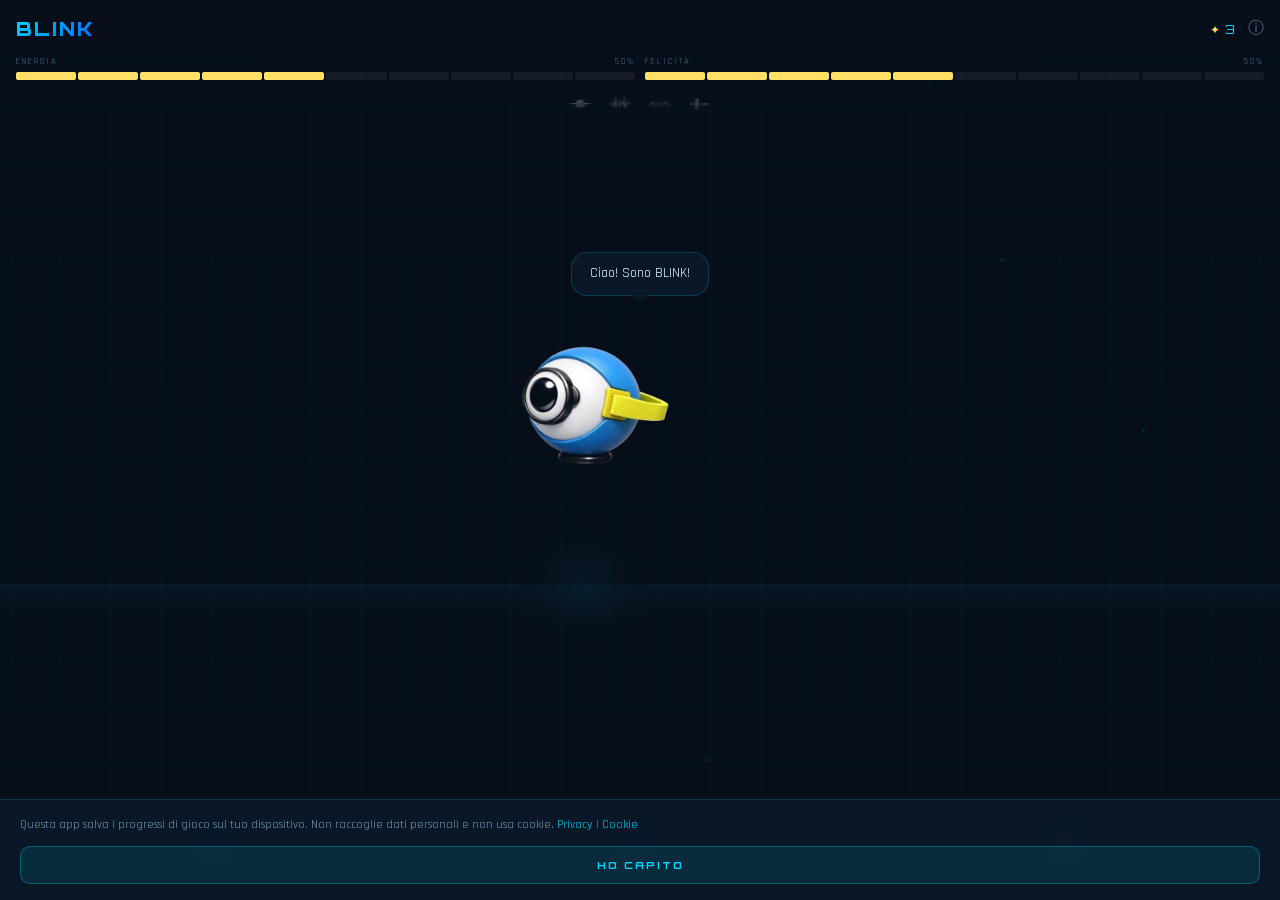
<file: index.html>
<!DOCTYPE html>
<html lang="it">
<head>
  <meta charset="UTF-8">
  <meta name="viewport" content="width=device-width, initial-scale=1.0, user-scalable=no">
  <title>BLINK — Quantum Pet</title>
  <link rel="stylesheet" href="css/style.css">
  <style>
    html, body {
      margin:0; padding:0; overflow:hidden;
      width:100%; height:100%;
      background:#060e1a;
      touch-action:none; user-select:none; -webkit-user-select:none;
    }
    body::before { display:none; }

    .pet-world { position:fixed; inset:0; }
    .pet-world canvas { position:absolute; inset:0; width:100%; height:100%; }

    /* ── Top HUD ── */
    .top-hud {
      position:fixed; top:0; left:0; right:0; z-index:100;
      padding:14px 16px 10px;
      background:linear-gradient(to bottom, rgba(6,14,26,0.95), transparent);
    }
    .hud-name-row {
      display:flex; justify-content:space-between; align-items:center;
      margin-bottom:10px;
    }
    .pet-name {
      font-family:'Orbitron',sans-serif; font-size:1.2rem; font-weight:900;
      background:linear-gradient(135deg,#00d9ff,#0066ff);
      -webkit-background-clip:text; -webkit-text-fill-color:transparent;
      letter-spacing:2px;
    }
    .quanti-counter {
      font-family:'Orbitron',sans-serif; font-size:0.75rem;
      color:#00d9ff; letter-spacing:1px;
      display:flex; align-items:center; gap:4px;
    }

    /* Segmented bars */
    .stat-row { display:flex; gap:10px; margin-bottom:4px; }
    .stat { flex:1; }
    .stat-label {
      font-size:0.55rem; color:#4a6a85;
      letter-spacing:2px; text-transform:uppercase;
      margin-bottom:3px; display:flex; justify-content:space-between;
    }
    .seg-bar {
      display:flex; gap:2px; height:8px;
    }
    .seg {
      flex:1; border-radius:2px;
      background:rgba(255,255,255,0.06);
      transition:background 0.3s;
    }
    .seg.filled { background:#00ff88; }
    .seg.filled.warn { background:#ffe066; }
    .seg.filled.danger { background:#ff3366; }

    /* ── Speech bubble ── */
    .speech {
      position:fixed; z-index:50;
      left:50%; transform:translateX(-50%);
      background:rgba(10,25,41,0.9);
      border:1px solid rgba(0,217,255,0.2);
      border-radius:16px; padding:10px 18px;
      font-size:0.85rem; color:#e0f4ff;
      backdrop-filter:blur(12px); -webkit-backdrop-filter:blur(12px);
      max-width:240px; text-align:center;
      opacity:0; transition:opacity 0.3s; pointer-events:none;
    }
    .speech.visible { opacity:1; }
    .speech::after {
      content:''; position:absolute; bottom:-8px; left:50%;
      transform:translateX(-50%);
      border-left:8px solid transparent; border-right:8px solid transparent;
      border-top:8px solid rgba(10,25,41,0.9);
    }

    /* Float text */
    .float-text {
      position:fixed; z-index:60;
      font-family:'Orbitron',sans-serif; font-size:1rem; font-weight:700;
      pointer-events:none; animation:floatUp 1.5s ease forwards;
    }
    @keyframes floatUp {
      0% { opacity:1; transform:translateY(0); }
      100% { opacity:0; transform:translateY(-80px); }
    }

    /* ── Bottom bar ── */
    .bottom-bar {
      position:fixed; bottom:0; left:0; right:0; z-index:100;
      background:rgba(6,14,26,0.95);
      backdrop-filter:blur(20px); -webkit-backdrop-filter:blur(20px);
      border-top:1px solid rgba(0,217,255,0.12);
    }
    .bar-row {
      display:flex; justify-content:stretch; align-items:center;
      padding:8px 0 22px;
    }

    .tab-btn {
      display:flex; flex-direction:column; align-items:center; gap:5px;
      padding:12px 20px; flex:1;
      background:none; border:none; cursor:pointer;
      transition:background 0.2s;
      border-right:1px solid rgba(0,217,255,0.1);
    }
    .tab-btn:last-child { border-right:none; }
    .tab-btn:active { background:rgba(0,217,255,0.1); }
    .tab-icon {
      font-family:'Orbitron',sans-serif; font-size:1.1rem;
      color:#00d9ff; font-weight:700;
    }
    .tab-label {
      font-size:0.6rem; color:#4a6a85;
      letter-spacing:1.5px; text-transform:uppercase;
      font-family:'Rajdhani',sans-serif; font-weight:600;
    }

    /* Play bar */
    .play-bar { display:none; }
    .play-bar.visible { display:flex; }

    .play-btn {
      display:flex; flex-direction:column; align-items:center; gap:4px;
      padding:12px 12px; flex:1;
      background:none; border:none;
      border-right:1px solid rgba(0,217,255,0.1);
      cursor:pointer; transition:all 0.2s;
    }
    .play-btn:last-child { border-right:none; }
    .play-btn:active {
      background:rgba(0,217,255,0.12);
    }
    .play-icon {
      font-family:'Orbitron',sans-serif; font-size:1rem;
      color:#00d9ff; font-weight:700;
    }
    .play-label {
      font-size:0.55rem; color:#7da3c0;
      letter-spacing:1px; text-transform:uppercase;
      font-family:'Rajdhani',sans-serif; font-weight:600;
    }

    /* ── Collection row ── */
    .collection-row {
      display: flex; justify-content: center; gap: 12px;
      margin-top: 6px; padding: 4px 0;
    }
    .collection-icon {
      width: 28px; height: 28px; object-fit: contain;
      filter: grayscale(1) opacity(0.25);
      transition: all 0.4s ease;
    }
    .collection-icon.unlocked {
      filter: none; opacity: 1;
      animation: iconUnlock 0.3s ease;
    }
    @keyframes iconUnlock {
      0% { transform: scale(1); }
      50% { transform: scale(1.3); }
      100% { transform: scale(1); }
    }

    /* ── Food fly animation ── */
    .food-fly {
      position: fixed; z-index: 300;
      width: 80px; height: auto;
      pointer-events: none;
      filter: drop-shadow(0 0 12px var(--fly-color, rgba(0,217,255,0.5)));
    }
    @keyframes foodAppear {
      0% { opacity: 0; transform: scale(0) rotate(-15deg); }
      50% { opacity: 1; transform: scale(1.2) rotate(5deg); }
      100% { opacity: 1; transform: scale(1) rotate(0deg); }
    }
    @keyframes foodToPet {
      0% { transform: scale(1); opacity: 1; }
      100% { transform: scale(0.3); opacity: 0; }
    }

    /* ── Modal footer ── */
    .modal-footer {
      margin-top: 20px; padding-top: 16px;
      border-top: 1px solid rgba(0,217,255,0.08);
    }
    .reset-btn {
      width: 100%; padding: 12px;
      font-family: 'Orbitron', sans-serif; font-size: 0.65rem;
      font-weight: 700; letter-spacing: 2px; text-transform: uppercase;
      border: 1px solid rgba(255,51,102,0.2); border-radius: 10px;
      background: rgba(255,51,102,0.06); color: #ff3366;
      cursor: pointer; transition: all 0.2s;
    }
    .reset-btn:active { background: rgba(255,51,102,0.15); }
    .reset-btn.cancel {
      border-color: rgba(0,217,255,0.2);
      background: rgba(0,217,255,0.06); color: #00d9ff;
    }
    .reset-btn.confirm {
      background: rgba(255,51,102,0.12); color: #ff3366;
      border-color: rgba(255,51,102,0.3);
    }
    .legal-links {
      text-align: center; margin-top: 14px;
      font-size: 0.6rem;
    }
    .legal-links a {
      color: #4a6a85; text-decoration: none;
      letter-spacing: 1px;
    }
    .legal-links a:active { color: #00d9ff; }
    .legal-sep { color: #2a3a4a; margin: 0 6px; }

    /* ── Privacy banner ── */
    .privacy-banner {
      position: fixed; bottom: 0; left: 0; right: 0; z-index: 400;
      background: rgba(10,25,41,0.95);
      backdrop-filter: blur(16px); -webkit-backdrop-filter: blur(16px);
      border-top: 1px solid rgba(0,217,255,0.15);
      padding: 16px 20px calc(16px + env(safe-area-inset-bottom, 0px));
      display: none;
    }
    .privacy-banner.visible { display: block; }
    .privacy-banner-text {
      font-size: 0.75rem; color: #7da3c0; line-height: 1.5;
      margin-bottom: 12px;
    }
    .privacy-banner-text a { color: #00d9ff; text-decoration: none; }
    .privacy-banner-btn {
      width: 100%; padding: 11px;
      font-family: 'Orbitron', sans-serif; font-size: 0.65rem;
      font-weight: 700; letter-spacing: 2px; text-transform: uppercase;
      border: 1px solid rgba(0,217,255,0.3); border-radius: 10px;
      background: rgba(0,217,255,0.1); color: #00d9ff;
      cursor: pointer;
    }

    /* ── Welcome screen ── */
    .welcome-screen {
      position: fixed; inset: 0; z-index: 350;
      display: none; flex-direction: column;
      align-items: center; justify-content: center;
      background: rgba(6,14,26,0.97);
      text-align: center; padding: 32px;
    }
    .welcome-screen.visible { display: flex; }
    .welcome-title {
      font-family: 'Orbitron', sans-serif; font-size: 1.5rem;
      font-weight: 900; letter-spacing: 3px;
      background: linear-gradient(135deg, #00d9ff, #0066ff);
      -webkit-background-clip: text; -webkit-text-fill-color: transparent;
      margin-bottom: 8px;
    }
    .welcome-subtitle {
      font-family: 'Rajdhani', sans-serif; font-size: 0.8rem;
      color: #4a6a85; letter-spacing: 2px; text-transform: uppercase;
      margin-bottom: 28px;
    }
    .welcome-card {
      display: flex; align-items: center; gap: 12px;
      text-align: left; padding: 12px 16px; margin-bottom: 8px;
      background: rgba(0,217,255,0.04);
      border: 1px solid rgba(0,217,255,0.1);
      border-radius: 10px; width: 100%; max-width: 300px;
    }
    .welcome-card-icon { font-size: 1.3rem; flex-shrink: 0; }
    .welcome-card-text {
      font-size: 0.78rem; color: #7da3c0; line-height: 1.4;
    }
    .welcome-btn {
      margin-top: 24px; padding: 14px 44px;
      font-family: 'Orbitron', sans-serif; font-size: 0.8rem;
      font-weight: 700; letter-spacing: 2px; text-transform: uppercase;
      border: 2px solid #00d9ff; border-radius: 12px;
      background: rgba(0,217,255,0.1); color: #00d9ff;
      cursor: pointer; transition: all 0.2s;
    }
    .welcome-btn:active {
      background: rgba(0,217,255,0.25);
      box-shadow: 0 0 20px rgba(0,217,255,0.3);
    }
    .welcome-logos {
      display: flex; gap: 20px; align-items: center;
      margin-top: 28px; opacity: 0.6;
    }
    .welcome-logos img { height: 30px; width: auto; }

    /* ── Missions modal ── */
    .modal-bg {
      position:fixed; inset:0; z-index:200;
      background:rgba(6,14,26,0.85);
      display:none; align-items:flex-end; justify-content:center;
    }
    .modal-bg.visible { display:flex; }
    .modal-sheet {
      width:100%; max-width:500px; max-height:80vh;
      background:#0a1929;
      border-top:1px solid rgba(0,217,255,0.15);
      border-radius:20px 20px 0 0;
      padding:20px; overflow-y:auto;
    }
    .modal-handle {
      width:40px; height:4px; background:rgba(255,255,255,0.2);
      border-radius:2px; margin:0 auto 16px;
    }
    .modal-title {
      font-family:'Orbitron',sans-serif; font-size:1rem;
      color:#00d9ff; margin-bottom:16px;
      text-align:center; letter-spacing:3px;
    }
    .mission {
      display:flex; align-items:center; gap:14px;
      padding:14px; margin-bottom:8px;
      background:rgba(0,217,255,0.03);
      border:1px solid rgba(0,217,255,0.08);
      border-radius:12px; text-decoration:none; color:inherit;
      transition:border-color 0.3s;
    }
    .mission:active { border-color:#00d9ff; }
    .mission-icon { font-size:1.4rem; flex-shrink:0; }
    .mission-info { flex:1; }
    .mission-name {
      font-family:'Orbitron',sans-serif; font-size:0.75rem;
      color:#e0f4ff; font-weight:700; letter-spacing:1px;
    }
    .mission-desc { font-size:0.7rem; color:#4a6a85; margin-top:2px; }
    .mission-arrow { color:#4a6a85; font-size:1rem; }
  </style>
</head>
<body>

  <div class="pet-world"><canvas id="pet-canvas"></canvas></div>
  <div class="speech" id="speech"></div>

  <!-- Top HUD -->
  <div class="top-hud">
    <div class="hud-name-row">
      <span class="pet-name">BLINK</span>
      <span style="display:flex; align-items:center; gap:12px;">
        <span class="quanti-counter"><span style="color:#ffe066;">✦</span> <span id="food-count">3</span></span>
        <a href="pages/info.html" style="color:#4a6a85; font-size:1rem; text-decoration:none; line-height:1;">ⓘ</a>
      </span>
    </div>
    <div class="stat-row">
      <div class="stat">
        <div class="stat-label"><span>Energia</span><span id="energy-val">50%</span></div>
        <div class="seg-bar" id="energy-bar"></div>
      </div>
      <div class="stat">
        <div class="stat-label"><span>Felicità</span><span id="happy-val">50%</span></div>
        <div class="seg-bar" id="happy-bar"></div>
      </div>
    </div>
    <div class="collection-row" id="collection-row">
      <img class="collection-icon" id="col-laser" src="assets/food/fotone-oro.png" data-level="laser">
      <img class="collection-icon" id="col-doppia-fenditura" src="assets/food/frangia-quantica.png" data-level="doppia-fenditura">
      <img class="collection-icon" id="col-entanglement" src="assets/food/legame-spettrale.png" data-level="entanglement">
      <img class="collection-icon" id="col-tunnel" src="assets/food/chiave-quantica.png" data-level="tunnel">
    </div>
  </div>

  <!-- Bottom bar -->
  <div class="bottom-bar">
    <div class="bar-row" id="main-tabs">
      <button class="tab-btn" id="tab-missions"><span class="tab-icon">◈</span><span class="tab-label">Missioni</span></button>
      <button class="tab-btn" id="tab-play"><span class="tab-icon">▶</span><span class="tab-label">Play</span></button>
      <button class="tab-btn" id="tab-ar"><span class="tab-icon">📷</span><span class="tab-label">AR</span></button>
    </div>
    <div class="bar-row play-bar" id="play-actions">
      <button class="play-btn" id="act-feed"><span class="play-icon">⚡</span><span class="play-label">Energia</span></button>
      <button class="play-btn" id="act-play"><span class="play-icon">◈</span><span class="play-label">Gioca</span></button>
      <button class="play-btn" id="act-pet"><span class="play-icon">✦</span><span class="play-label">Coccola</span></button>
      <button class="play-btn" id="act-back"><span class="play-icon">◁</span><span class="play-label">Torna</span></button>
    </div>
  </div>

  <!-- Missions modal -->
  <div class="modal-bg" id="missions-modal">
    <div class="modal-sheet">
      <div class="modal-handle"></div>
      <div class="modal-title">MISSIONI</div>
      <a href="pages/laser.html" class="mission"><span class="mission-icon">⚡</span><div class="mission-info"><div class="mission-name">Laser Quantizzato</div><div class="mission-desc">Effetto fotoelettrico</div></div><span class="mission-arrow">›</span></a>
      <a href="pages/slit.html" class="mission"><span class="mission-icon">〰</span><div class="mission-info"><div class="mission-name">Doppia Fenditura</div><div class="mission-desc">Dualità onda-particella</div></div><span class="mission-arrow">›</span></a>
      <a href="pages/entanglement.html" class="mission"><span class="mission-icon">⟐</span><div class="mission-info"><div class="mission-name">Entanglement</div><div class="mission-desc">Correlazioni non-locali</div></div><span class="mission-arrow">›</span></a>
      <a href="pages/tunnel.html" class="mission"><span class="mission-icon">⟿</span><div class="mission-info"><div class="mission-name">Effetto Tunnel</div><div class="mission-desc">Attraversare l'impossibile</div></div><span class="mission-arrow">›</span></a>
      <div class="modal-footer">
        <button class="reset-btn" id="btn-new-game">Nuovo Gioco</button>
        <div class="legal-links">
          <a href="pages/privacy.html">Privacy Policy</a>
          <span class="legal-sep">|</span>
          <a href="pages/cookie.html">Cookie Policy</a>
        </div>
      </div>
    </div>
  </div>

  <!-- Reset confirm modal -->
  <div class="modal-bg" id="reset-modal">
    <div class="modal-sheet" style="text-align:center; padding:28px 24px;">
      <div class="modal-title">NUOVO GIOCO</div>
      <p style="color:#7da3c0; font-size:0.85rem; line-height:1.5; margin:16px 0 24px;">Sei sicuro? Perderai tutti i progressi, i cibi sbloccati e le statistiche di BLINK.</p>
      <div style="display:flex; gap:10px;">
        <button class="reset-btn cancel" id="reset-cancel" style="flex:1;">Annulla</button>
        <button class="reset-btn confirm" id="reset-confirm" style="flex:1;">Cancella tutto</button>
      </div>
    </div>
  </div>

  <!-- Welcome screen (first visit only) -->
  <div class="welcome-screen" id="welcome-screen">
    <div class="welcome-title">BLINK</div>
    <div class="welcome-subtitle">Quantum Pet</div>
    <p style="color:#7da3c0; font-size:0.85rem; line-height:1.7; max-width:300px; margin-bottom:28px;">
      BLINK e' il tuo pet quantistico. Completa le missioni sulla meccanica quantistica per nutrirlo, esplora la Realta Aumentata e gioca ad Acchiappa i Quanti per vederlo trasformarsi.
    </p>
    <button class="welcome-btn" id="welcome-start">INIZIA</button>
    <div class="welcome-logos">
      <img src="assets/logos/cnr-ino.png" alt="CNR-INO">
      <img src="assets/logos/nqsti.png" alt="NQSTI">
    </div>
  </div>

  <!-- Privacy banner (first visit only) -->
  <div class="privacy-banner" id="privacy-banner">
    <div class="privacy-banner-text">Questa app salva i progressi di gioco sul tuo dispositivo. Non raccoglie dati personali e non usa cookie. <a href="pages/privacy.html">Privacy</a> | <a href="pages/cookie.html">Cookie</a></div>
    <button class="privacy-banner-btn" id="privacy-accept">Ho capito</button>
  </div>

  <script src="js/gamedata.js"></script>
  <script>
    const canvas = document.getElementById('pet-canvas');
    const ctx = canvas.getContext('2d');
    let W, H;

    function resize() {
      W = window.innerWidth; H = window.innerHeight;
      canvas.width = W * devicePixelRatio;
      canvas.height = H * devicePixelRatio;
      canvas.style.width = W + 'px';
      canvas.style.height = H + 'px';
      ctx.setTransform(devicePixelRatio, 0, 0, devicePixelRatio, 0, 0);
    }
    resize();
    window.addEventListener('resize', resize);

    // ── Load all sprites ──
    const sprites = {};
    const spriteNames = ['idle', 'idle_front', 'happy', 'sad', 'sleep'];
    let spritesLoaded = 0;

    // Remove black background from sprite at runtime
    function removeBlackBg(img) {
      const c = document.createElement('canvas');
      c.width = img.width;
      c.height = img.height;
      const cx = c.getContext('2d');
      cx.drawImage(img, 0, 0);
      const data = cx.getImageData(0, 0, c.width, c.height);
      const px = data.data;
      for (let i = 0; i < px.length; i += 4) {
        const r = px[i], g = px[i+1], b = px[i+2];
        // If pixel is very dark, make transparent
        if (r < 30 && g < 30 && b < 30) {
          px[i+3] = 0;
        }
        // Smooth edges: semi-dark pixels become semi-transparent
        else if (r < 60 && g < 60 && b < 60) {
          px[i+3] = Math.max(0, px[i+3] - 150);
        }
      }
      cx.putImageData(data, 0, 0);
      const cleaned = new Image();
      cleaned.src = c.toDataURL();
      return cleaned;
    }

    spriteNames.forEach(name => {
      const img = new Image();
      img.src = `assets/pet/${name}.png`;
      img.onload = () => {
        sprites[name] = removeBlackBg(img);
        sprites[name].onload = () => {
          spritesLoaded++;
          if (spritesLoaded === spriteNames.length) startLoop();
        };
        // If already loaded (data URL)
        if (sprites[name].complete) {
          spritesLoaded++;
          if (spritesLoaded === spriteNames.length) startLoop();
        }
      };
    });

    // ── Pet state ──
    const p = {
      x: 0, y: 0, targetX: 0, dir: 1,
      size: 200, bob: 0, moveTimer: 0,
      animType: null, animTime: 0,
      currentSprite: 'idle',
      interacting: false
    };

    // ── Particles ──
    const dots = [];
    for (let i = 0; i < 20; i++) {
      dots.push({
        x: Math.random() * 2000, y: Math.random() * 2000,
        r: 1 + Math.random() * 1.5, speed: 0.15 + Math.random() * 0.4,
        alpha: 0.06 + Math.random() * 0.12, phase: Math.random() * 6.28
      });
    }

    // ── Energy particles (burst on actions) ──
    const energyParts = [];

    function spawnEnergyBurst(color, count) {
      for (let i = 0; i < (count || 12); i++) {
        energyParts.push({
          x: p.x + (Math.random() - 0.5) * 80,
          y: H * 0.7 + Math.random() * 30,
          vy: -(1.5 + Math.random() * 3),
          vx: (Math.random() - 0.5) * 1.5,
          r: 2 + Math.random() * 3,
          life: 1.2 + Math.random() * 0.8,
          age: 0,
          color: color || '#00ff88'
        });
      }
    }

    function updateEnergyParts(dt) {
      for (let i = energyParts.length - 1; i >= 0; i--) {
        const ep = energyParts[i];
        ep.age += dt;
        ep.x += ep.vx;
        ep.y += ep.vy;
        // Curve towards pet
        ep.vx += (p.x - ep.x) * 0.01;
        ep.vy -= 0.02;
        if (ep.age >= ep.life) { energyParts.splice(i, 1); }
      }
    }

    function drawEnergyParts() {
      for (const ep of energyParts) {
        const alpha = Math.max(0, 1 - ep.age / ep.life);
        const r = ep.r * (1 - ep.age / ep.life * 0.5);
        ctx.beginPath();
        ctx.arc(ep.x, ep.y, r, 0, 6.28);
        ctx.fillStyle = ep.color.replace(')', `,${alpha})`).replace('rgb', 'rgba');
        // Fallback for hex colors
        ctx.globalAlpha = alpha;
        ctx.fillStyle = ep.color;
        ctx.fill();
        // Glow
        ctx.beginPath();
        ctx.arc(ep.x, ep.y, r * 2, 0, 6.28);
        ctx.fillStyle = ep.color;
        ctx.globalAlpha = alpha * 0.15;
        ctx.fill();
        ctx.globalAlpha = 1;
      }
    }

    // ── Live decay: 1 point every 30 seconds ──
    setInterval(() => {
      GameData.energy = Math.max(0, GameData.energy - 1);
      GameData.happiness = Math.max(0, GameData.happiness - 1);
      GameData.save();
    }, 30000);

    // ── Segmented bar builder ──
    function buildSegBar(id, segments) {
      const bar = document.getElementById(id);
      bar.innerHTML = '';
      for (let i = 0; i < segments; i++) {
        const s = document.createElement('div');
        s.className = 'seg';
        bar.appendChild(s);
      }
    }
    buildSegBar('energy-bar', 10);
    buildSegBar('happy-bar', 10);

    function updateSegBar(id, percent) {
      const segs = document.getElementById(id).children;
      const filled = Math.round((percent / 100) * segs.length);
      for (let i = 0; i < segs.length; i++) {
        if (i < filled) {
          segs[i].classList.add('filled');
          segs[i].classList.remove('warn', 'danger');
          if (percent < 30) segs[i].classList.add('danger');
          else if (percent < 60) segs[i].classList.add('warn');
        } else {
          segs[i].classList.remove('filled', 'warn', 'danger');
        }
      }
    }

    // ── Float text ──
    function spawnFloat(text, color) {
      const el = document.createElement('div');
      el.className = 'float-text';
      el.textContent = text;
      el.style.color = color;
      el.style.left = p.x + 'px';
      el.style.top = (H * 0.35) + 'px';
      document.body.appendChild(el);
      setTimeout(() => el.remove(), 1500);
    }

    // ── Drawing ──
    function drawBg(t) {
      ctx.fillStyle = '#060e1a';
      ctx.fillRect(0, 0, W, H);

      // Grid
      ctx.strokeStyle = 'rgba(0,217,255,0.02)';
      ctx.lineWidth = 1;
      const off = (t * 10) % 50;
      for (let x = -50 + off; x < W + 50; x += 50) {
        ctx.beginPath(); ctx.moveTo(x, 0); ctx.lineTo(x, H); ctx.stroke();
      }
      for (let y = -50 + off; y < H + 50; y += 50) {
        ctx.beginPath(); ctx.moveTo(0, y); ctx.lineTo(W, y); ctx.stroke();
      }

      // Particles
      for (const d of dots) {
        d.y -= d.speed;
        d.x += Math.sin(t * 0.5 + d.phase) * 0.2;
        if (d.y < -10) { d.y = H + 10; d.x = Math.random() * W; }
        ctx.beginPath();
        ctx.arc(d.x, d.y, d.r, 0, 6.28);
        ctx.fillStyle = `rgba(0,217,255,${d.alpha})`;
        ctx.fill();
      }

      // Ground
      const gy = H * 0.65;
      ctx.strokeStyle = 'rgba(0,217,255,0.08)';
      ctx.beginPath(); ctx.moveTo(0, gy); ctx.lineTo(W, gy); ctx.stroke();
      const grd = ctx.createLinearGradient(0, gy, 0, gy + 50);
      grd.addColorStop(0, 'rgba(0,217,255,0.04)');
      grd.addColorStop(1, 'transparent');
      ctx.fillStyle = grd;
      ctx.fillRect(0, gy, W, 50);
    }

    function drawPet(t) {
      p.bob += 0.04;
      const bobY = Math.sin(p.bob) * 4;
      const groundY = H * 0.45;

      // Pick sprite based on mood or interaction
      let sprite;
      if (p.interacting) {
        sprite = sprites[p.currentSprite] || sprites.idle;
      } else {
        sprite = sprites.idle;
      }

      // Animation scale
      let scale = 1;
      if (p.animType === 'bounce') {
        scale = 1 + Math.sin(p.animTime * 14) * 0.18;
      } else if (p.animType === 'eat') {
        scale = 1 + Math.sin(p.animTime * 10) * 0.12;
      }

      // Shadow
      ctx.beginPath();
      ctx.ellipse(p.x, H * 0.65, p.size * 0.22 * scale, 6, 0, 0, 6.28);
      ctx.fillStyle = 'rgba(0,0,0,0.12)';
      ctx.fill();

      // Glow
      const glow = ctx.createRadialGradient(p.x, H * 0.65, 0, p.x, H * 0.65, p.size * 0.4);
      glow.addColorStop(0, 'rgba(0,217,255,0.06)');
      glow.addColorStop(1, 'transparent');
      ctx.fillStyle = glow;
      ctx.beginPath();
      ctx.arc(p.x, H * 0.65, p.size * 0.4, 0, 6.28);
      ctx.fill();

      // Sparkle effect
      if (p.animType === 'sparkle') {
        for (let i = 0; i < 6; i++) {
          const a = p.animTime * 3 + i * 1.05;
          const sr = 50 + Math.sin(a * 2) * 25;
          const alpha = Math.max(0, 0.7 - p.animTime * 0.35);
          ctx.beginPath();
          ctx.arc(p.x + Math.cos(a) * sr, groundY + bobY + Math.sin(a) * sr, 3, 0, 6.28);
          ctx.fillStyle = `rgba(0,217,255,${alpha})`;
          ctx.fill();
          // Smaller sparkle
          ctx.beginPath();
          ctx.arc(p.x + Math.cos(a + 0.5) * sr * 0.6, groundY + bobY + Math.sin(a + 0.5) * sr * 0.6, 2, 0, 6.28);
          ctx.fillStyle = `rgba(255,224,102,${alpha * 0.8})`;
          ctx.fill();
        }
      }

      // Draw sprite
      if (sprite && sprite.complete) {
        ctx.save();
        ctx.translate(p.x, groundY + bobY);

        if (p.interacting) {
          // Frontale — no flip
          ctx.scale(scale, scale);
        } else {
          // Walking — flip based on direction
          ctx.scale(p.dir * scale, scale);
        }

        const hw = p.size / 2;
        const asp = sprite.height / sprite.width;
        ctx.drawImage(sprite, -hw, -hw * asp, p.size, p.size * asp);
        ctx.restore();
      }
    }

    function updatePet(dt) {
      // Animation timer
      if (p.animType) {
        p.animTime += dt;
        if (p.animTime > 1.8 && p.currentSprite !== 'transformed') {
          p.animType = null; p.animTime = 0;
          p.interacting = false;
        }
        return;
      }

      if (p.interacting) return;

      // Wander
      p.moveTimer -= dt;
      if (p.moveTimer <= 0) {
        p.targetX = 80 + Math.random() * (W - 160);
        p.moveTimer = 2 + Math.random() * 4;
      }
      const dx = p.targetX - p.x;
      if (Math.abs(dx) > 5) {
        p.x += Math.sign(dx) * 50 * dt;
        p.dir = dx > 0 ? 1 : -1;
      }
    }

    function updateUI() {
      const e = Math.max(0,Math.min(100,GameData.energy));
      const h = Math.max(0,Math.min(100,GameData.happiness));
      updateSegBar('energy-bar', e);
      updateSegBar('happy-bar', h);
      document.getElementById('energy-val').textContent = e + '%';
      document.getElementById('happy-val').textContent = h + '%';
      document.getElementById('food-count').textContent = GameData.food;
      updateCollection();
    }

    // ── Collection icons ──
    function updateCollection() {
      const col = GameData.collection || [];
      ['laser', 'doppia-fenditura', 'entanglement', 'tunnel'].forEach(id => {
        const el = document.getElementById('col-' + id);
        if (el) {
          if (col.includes(id)) {
            el.classList.add('unlocked');
          } else {
            el.classList.remove('unlocked');
          }
        }
      });
    }

    // ── Food fly animation ──
    function flyFoodToPet(spriteSrc, color, onDone) {
      const img = document.createElement('img');
      img.className = 'food-fly';
      img.src = spriteSrc;
      img.style.setProperty('--fly-color', color + '80');
      img.style.left = (W / 2 - 40) + 'px';
      img.style.top = (H * 0.25) + 'px';
      img.style.animation = 'foodAppear 0.6s cubic-bezier(0.34,1.56,0.64,1) forwards';
      document.body.appendChild(img);

      // After appear, fly to pet
      setTimeout(() => {
        const petX = p.x - 15;
        const petY = H * 0.45 - 20;
        img.style.transition = 'left 0.8s ease-in, top 0.8s ease-in, transform 0.8s ease-in, opacity 0.8s ease-in';
        img.style.left = petX + 'px';
        img.style.top = petY + 'px';
        img.style.transform = 'scale(0.2)';
        img.style.opacity = '0.3';

        setTimeout(() => {
          img.remove();
          if (onDone) onDone();
        }, 850);
      }, 700);
    }

    // ── Main loop ──
    p.x = W / 2; p.targetX = W / 2;
    let lt = performance.now(), t = 0;

    function loop() {
      requestAnimationFrame(loop);
      const now = performance.now();
      const dt = Math.min((now - lt) / 1000, 0.05);
      lt = now; t += dt;
      drawBg(t);
      updatePet(dt);
      drawPet(t);
      updateEnergyParts(dt);
      drawEnergyParts();
      updateUI();
    }

    let loopStarted = false;
    function startLoop() {
      if (loopStarted) return;
      loopStarted = true;
      loop();
    }
    // Safety fallback: start after 2s even if sprites aren't all loaded
    setTimeout(() => startLoop(), 2000);

    // ══════════════════════════════
    //  NAVIGATION
    // ══════════════════════════════
    const mainTabs = document.getElementById('main-tabs');
    const playActions = document.getElementById('play-actions');
    const missionsModal = document.getElementById('missions-modal');

    const theoryLinks = ['pages/laser.html', 'pages/slit.html', 'pages/entanglement.html', 'pages/tunnel.html'];
    const levelIds = ['laser', 'doppia-fenditura', 'entanglement', 'tunnel'];

    function openModal(mode) {
      const sheet = missionsModal.querySelector('.modal-sheet');
      const missions = sheet.querySelectorAll('.mission');
      if (mode === 'ar') {
        sheet.querySelector('.modal-title').textContent = 'SCEGLI LIVELLO AR';
        missions.forEach((m, i) => { m.href = `pages/ar.html?level=${levelIds[i]}`; });
      } else {
        sheet.querySelector('.modal-title').textContent = 'MISSIONI';
        missions.forEach((m, i) => { m.href = theoryLinks[i]; });
      }
      // Add checkmarks
      missions.forEach((m, i) => {
        const done = GameData.isLevelDone(levelIds[i]);
        const arrow = m.querySelector('.mission-arrow');
        arrow.textContent = done ? '✓' : '›';
        arrow.style.color = done ? '#00ff88' : '#4a6a85';
      });
      missionsModal.classList.add('visible');
    }

    // ── New Game reset ──
    const resetModal = document.getElementById('reset-modal');
    document.getElementById('btn-new-game').addEventListener('click', () => {
      missionsModal.classList.remove('visible');
      resetModal.classList.add('visible');
    });
    document.getElementById('reset-cancel').addEventListener('click', () => {
      resetModal.classList.remove('visible');
    });
    document.getElementById('reset-confirm').addEventListener('click', () => {
      GameData.reset();
      location.reload();
    });
    resetModal.addEventListener('click', (e) => {
      if (e.target === resetModal) resetModal.classList.remove('visible');
    });

    document.getElementById('tab-missions').addEventListener('click', () => openModal('missions'));
    missionsModal.addEventListener('click', (e) => {
      if (e.target === missionsModal) missionsModal.classList.remove('visible');
    });

    document.getElementById('tab-play').addEventListener('click', () => {
      mainTabs.style.display = 'none';
      playActions.classList.add('visible');
    });
    document.getElementById('act-back').addEventListener('click', () => {
      playActions.classList.remove('visible');
      mainTabs.style.display = 'flex';
      p.interacting = false;
    });

    document.getElementById('tab-ar').addEventListener('click', () => {
      window.location.href = 'pages/ar.html?level=shooter';
    });

    // ── Play actions ──
    document.getElementById('act-feed').addEventListener('click', () => {
      const r = GameData.actionFeed();
      if (r.ok) {
        p.interacting = true;
        p.currentSprite = 'happy';
        p.animType = 'eat'; p.animTime = 0;
        spawnFloat('+20 ⚡', '#00ff88');
        spawnEnergyBurst('#00ff88', 15);
        showSpeech('Nom nom! Delizioso!');
        if (navigator.vibrate) navigator.vibrate(30);
      } else {
        showSpeech(r.message);
        spawnFloat('✦ = 0', '#ff3366');
      }
    });

    document.getElementById('act-play').addEventListener('click', () => {
      GameData.actionPlay();
      p.interacting = true;
      p.currentSprite = 'happy';
      p.animType = 'bounce'; p.animTime = 0;
      spawnFloat('+15 ◈', '#ffe066');
      spawnEnergyBurst('#ffe066', 10);
      showSpeech('Wheee!');
      if (navigator.vibrate) navigator.vibrate(20);
    });

    document.getElementById('act-pet').addEventListener('click', () => {
      GameData.actionPet();
      p.interacting = true;
      p.currentSprite = 'happy';
      p.animType = 'sparkle'; p.animTime = 0;
      spawnFloat('✦', '#00d9ff');
      spawnEnergyBurst('#00d9ff', 8);
      showSpeech('Mi piace!');
    });

    // ── Speech ──
    const speechEl = document.getElementById('speech');
    let speechTimeout;

    function showSpeech(text) {
      speechEl.textContent = text;
      speechEl.style.top = (H * 0.28) + 'px';
      speechEl.classList.add('visible');
      clearTimeout(speechTimeout);
      speechTimeout = setTimeout(() => speechEl.classList.remove('visible'), 2000);
    }

    // Tap pet
    canvas.addEventListener('click', (e) => {
      if (p.animType) return;
      const dx = e.clientX - p.x;
      const dy = e.clientY - H * 0.45;
      if (Math.sqrt(dx*dx + dy*dy) < p.size * 0.5) {
        const mood = GameData.getMood();
        p.interacting = true;
        // Map mood to available frontal sprites (idle mood → sleep sprite looks neutral enough, or happy)
        const spriteMap = { happy: 'happy', idle: 'idle_front', sad: 'sad', sleep: 'sleep' };
        p.currentSprite = spriteMap[mood] || 'sleep';
        // Auto-reset after 2s
        setTimeout(() => { p.interacting = false; }, 2000);

        const lines = {
          happy: ['Sono carico! ⚡', 'Quantum power!', 'Facciamo esperimenti!'],
          idle: ['Ciao!', 'Scegli una missione!', 'Tutto ok!'],
          sad: ['Ho poca energia...', 'Dammi da mangiare...', 'Un quiz mi aiuterebbe...'],
          sleep: ['Zzz...', 'Sono stanco...', 'Ho bisogno di quanti...']
        };
        const list = lines[mood] || lines.idle;
        showSpeech(list[Math.floor(Math.random() * list.length)]);
      }
    });

    // ── Preload transformed sprite ──
    const transformedSprite = new Image();
    transformedSprite.src = 'assets/pet/transformed.png';
    transformedSprite.onload = () => {
      const cleaned = removeBlackBg(transformedSprite);
      cleaned.onload = () => { sprites.transformed = cleaned; };
      if (cleaned.complete) sprites.transformed = cleaned;
    };

    // ── Check pending reward from quiz/AR/shooter ──
    const pendingReward = GameData.consumePendingReward();
    if (pendingReward) {
      const color = pendingReward.color || (pendingReward.type === 'quiz' ? '#ffe066' : '#00d9ff');
      const name = pendingReward.name || 'Cibo quantico';

      if (pendingReward.type === 'shooter') {
        // Shooter win: BLINK transforms for 12 seconds
        setTimeout(() => {
          p.interacting = true;
          p.currentSprite = 'transformed';
          p.animType = 'sparkle'; p.animTime = 0;
          showSpeech('Sono in uno stato eccitato! |1> puro!');
          spawnEnergyBurst('#ffe066', 25);
          spawnFloat('QUANTUM HERO', '#ffe066');
          if (navigator.vibrate) navigator.vibrate([50, 80, 50, 80, 50]);

          // Quantum jokes during transformation
          setTimeout(() => showSpeech('Questa superposizione e\' fantastica!'), 4000);
          setTimeout(() => showSpeech('Spero che nessuno mi osservi...'), 8000);

          // After 12 seconds, collapse back to normal
          setTimeout(() => {
            p.interacting = true;
            p.currentSprite = 'idle_front';
            p.animType = 'bounce'; p.animTime = 0;
            spawnEnergyBurst('#00d9ff', 12);
            showSpeech('Collasso della funzione d\'onda! Sono tornato |0>!');

            setTimeout(() => {
              p.interacting = false;
              p.animType = null; p.animTime = 0;
              GameData.shooterDone = false;
            }, 2500);
          }, 12000);
        }, 600);

      } else {
        const spritePath = pendingReward.type === 'ar' && window.LEVEL_REWARDS
          ? (Object.values(LEVEL_REWARDS).find(r => r.name === name) || {}).sprite
          : null;

        if (spritePath) {
          // AR reward: fly sprite to pet, then eat
          setTimeout(() => {
            showSpeech(name + ' in arrivo!');
            flyFoodToPet(spritePath, color, () => {
              p.interacting = true;
              p.currentSprite = 'happy';
              p.animType = 'eat'; p.animTime = 0;
              showSpeech('Grazie! Ho ricevuto ' + name + '!');
              spawnEnergyBurst(color, 18);
              if (navigator.vibrate) navigator.vibrate(40);

              // Check if all 4 foods collected → transform!
              const col = GameData.collection || [];
              if (col.length >= 4 && col.includes('laser') && col.includes('doppia-fenditura') && col.includes('entanglement') && col.includes('tunnel')) {
                setTimeout(() => {
                  p.interacting = true;
                  p.currentSprite = 'transformed';
                  p.animType = 'sparkle'; p.animTime = 0;
                  showSpeech('Tutti i quanti raccolti! Stato eccitato |1>!');
                  spawnEnergyBurst('#ffe066', 25);
                  spawnFloat('COLLEZIONE COMPLETA', '#ffe066');
                  if (navigator.vibrate) navigator.vibrate([50, 80, 50, 80, 50]);

                  setTimeout(() => showSpeech('La superposizione e\' il mio superpotere!'), 4000);
                  setTimeout(() => showSpeech('Non osservarmi o collasso!'), 8000);

                  setTimeout(() => {
                    p.interacting = true;
                    p.currentSprite = 'idle_front';
                    p.animType = 'bounce'; p.animTime = 0;
                    spawnEnergyBurst('#00d9ff', 12);
                    showSpeech('Collasso! Tornato |0>... ma che viaggio!');
                    setTimeout(() => {
                      p.interacting = false;
                      p.animType = null; p.animTime = 0;
                    }, 2500);
                  }, 12000);
                }, 3000);
              }
            });
          }, 600);
        } else {
          // Quiz reward: instant eat
          setTimeout(() => {
            p.interacting = true;
            p.currentSprite = 'happy';
            p.animType = 'eat'; p.animTime = 0;
            showSpeech('Grazie! ' + (pendingReward.message || '+1 Cibo!'));
            spawnEnergyBurst(color, 18);
            spawnFloat(pendingReward.icon + ' ' + name, color);
            if (navigator.vibrate) navigator.vibrate(40);
          }, 600);
        }
      }
    } else {
      setTimeout(() => showSpeech('Ciao! Sono BLINK!'), 800);
    }

    // ── Privacy banner + Welcome screen (first visit) ──
    const privacyBanner = document.getElementById('privacy-banner');
    const welcomeScreen = document.getElementById('welcome-screen');

    if (!localStorage.getItem('blink-privacy-accepted')) {
      privacyBanner.classList.add('visible');
    }

    document.getElementById('privacy-accept').addEventListener('click', () => {
      localStorage.setItem('blink-privacy-accepted', 'true');
      privacyBanner.classList.remove('visible');

      // Show welcome only if never seen before
      if (!localStorage.getItem('blink-welcome-seen')) {
        welcomeScreen.classList.add('visible');
      }
    });

    document.getElementById('welcome-start').addEventListener('click', () => {
      localStorage.setItem('blink-welcome-seen', 'true');
      welcomeScreen.classList.remove('visible');
    });

    // If privacy already accepted but welcome never seen
    if (localStorage.getItem('blink-privacy-accepted') && !localStorage.getItem('blink-welcome-seen')) {
      welcomeScreen.classList.add('visible');
    }

    // GameData auto-saves
  </script>
</body>
</html>
</file>
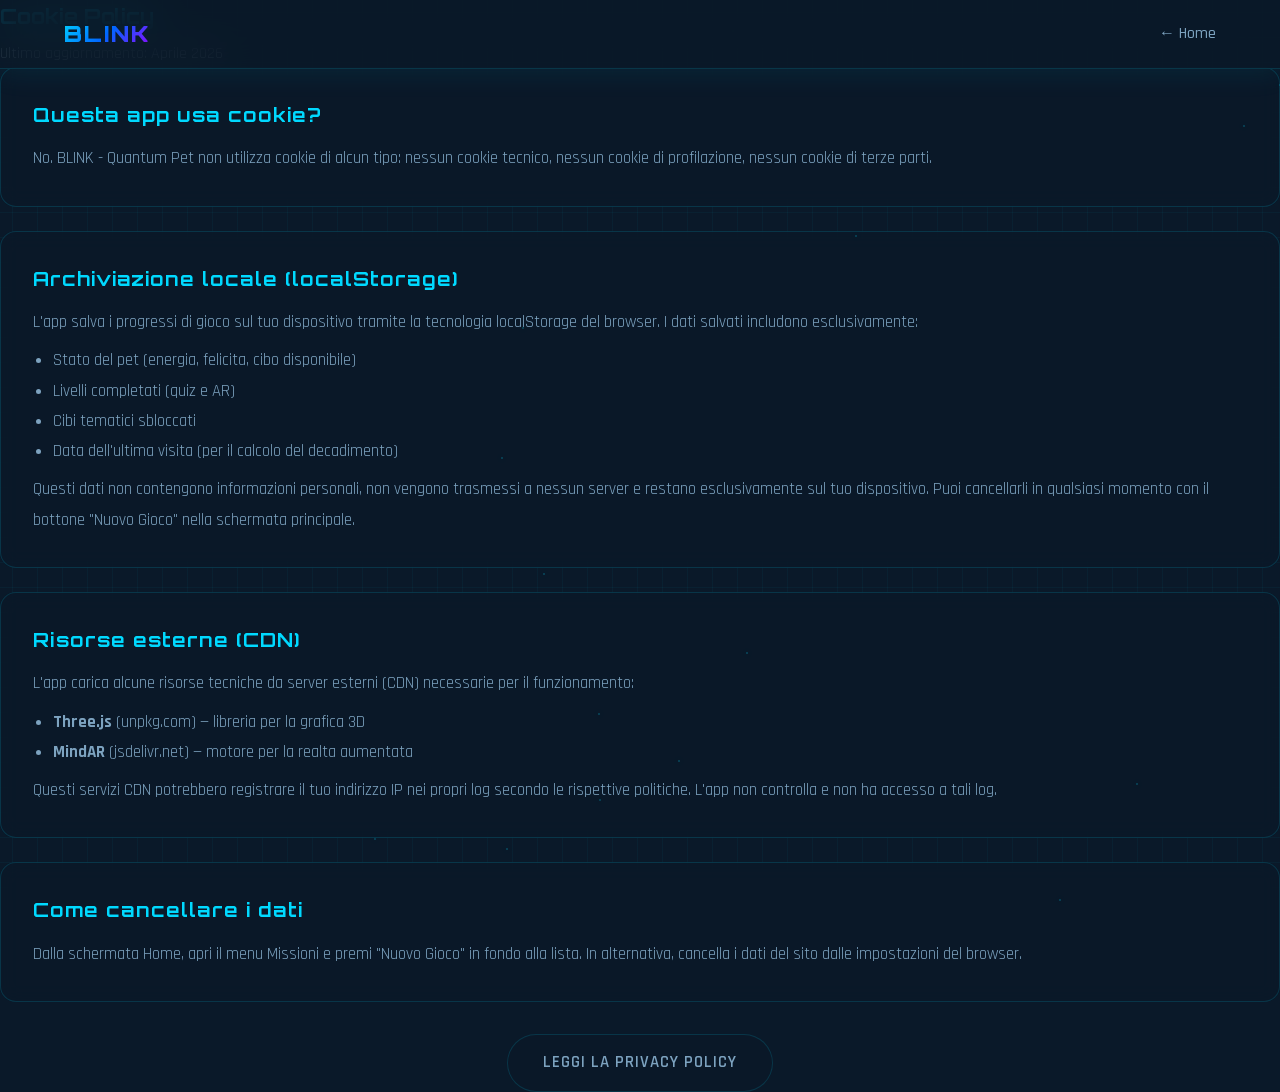
<file: pages/cookie.html>
<!DOCTYPE html>
<html lang="it">
<head>
  <meta charset="UTF-8">
  <meta name="viewport" content="width=device-width, initial-scale=1.0">
  <title>Cookie Policy — BLINK Quantum Pet</title>
  <link rel="stylesheet" href="../css/style.css">
</head>
<body>

  <nav class="nav">
    <div class="nav-inner">
      <a href="../index.html" class="nav-logo">BLINK</a>
      <a href="../index.html" class="nav-back">&larr; Home</a>
    </div>
  </nav>

  <main class="level-content">
    <h1 class="level-title" style="font-size:1.3rem;">Cookie Policy</h1>
    <p class="level-subtitle">Ultimo aggiornamento: Aprile 2026</p>

    <div class="card fade-in-up stagger-1">
      <h3 class="card-heading">Questa app usa cookie?</h3>
      <p class="card-text">No. BLINK - Quantum Pet non utilizza cookie di alcun tipo: nessun cookie tecnico, nessun cookie di profilazione, nessun cookie di terze parti.</p>
    </div>

    <div class="card fade-in-up stagger-2">
      <h3 class="card-heading">Archiviazione locale (localStorage)</h3>
      <p class="card-text">L'app salva i progressi di gioco sul tuo dispositivo tramite la tecnologia localStorage del browser. I dati salvati includono esclusivamente:</p>
      <ul class="card-text" style="margin-top:8px; padding-left:20px; line-height:1.8;">
        <li>Stato del pet (energia, felicita, cibo disponibile)</li>
        <li>Livelli completati (quiz e AR)</li>
        <li>Cibi tematici sbloccati</li>
        <li>Data dell'ultima visita (per il calcolo del decadimento)</li>
      </ul>
      <p class="card-text" style="margin-top:8px;">Questi dati non contengono informazioni personali, non vengono trasmessi a nessun server e restano esclusivamente sul tuo dispositivo. Puoi cancellarli in qualsiasi momento con il bottone "Nuovo Gioco" nella schermata principale.</p>
    </div>

    <div class="card fade-in-up stagger-3">
      <h3 class="card-heading">Risorse esterne (CDN)</h3>
      <p class="card-text">L'app carica alcune risorse tecniche da server esterni (CDN) necessarie per il funzionamento:</p>
      <ul class="card-text" style="margin-top:8px; padding-left:20px; line-height:1.8;">
        <li><strong>Three.js</strong> (unpkg.com) — libreria per la grafica 3D</li>
        <li><strong>MindAR</strong> (jsdelivr.net) — motore per la realta aumentata</li>
      </ul>
      <p class="card-text" style="margin-top:8px;">Questi servizi CDN potrebbero registrare il tuo indirizzo IP nei propri log secondo le rispettive politiche. L'app non controlla e non ha accesso a tali log.</p>
    </div>

    <div class="card fade-in-up stagger-4">
      <h3 class="card-heading">Come cancellare i dati</h3>
      <p class="card-text">Dalla schermata Home, apri il menu Missioni e premi "Nuovo Gioco" in fondo alla lista. In alternativa, cancella i dati del sito dalle impostazioni del browser.</p>
    </div>

    <div style="text-align:center; margin-top:2rem;">
      <a href="privacy.html" class="btn btn-ghost">Leggi la Privacy Policy</a>
    </div>
  </main>

  <script src="../js/main.js"></script>
</body>
</html>
</file>
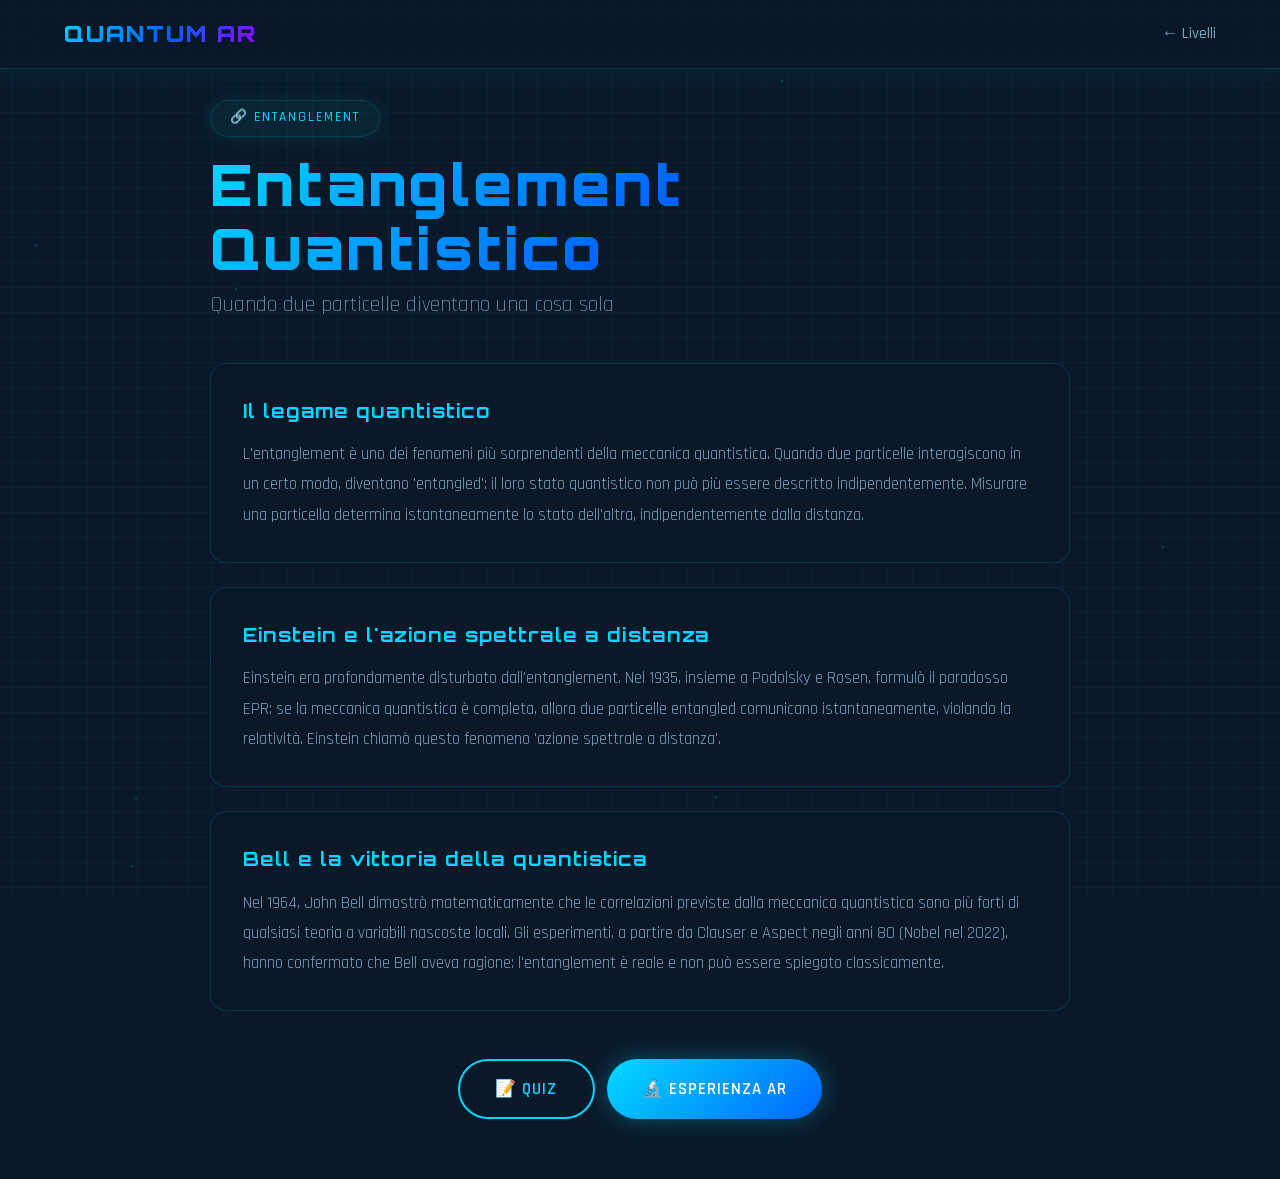
<file: pages/entanglement.html>
<!DOCTYPE html>
<html lang="it">
<head>
  <meta charset="UTF-8">
  <meta name="viewport" content="width=device-width, initial-scale=1.0">
  <title>Entanglement Quantistico — Quantum AR</title>
  <link rel="stylesheet" href="../css/style.css">
</head>
<body>
  <nav class="nav"><div class="nav-inner">
    <a href="../index.html" class="nav-logo">QUANTUM AR</a>
    <a href="../index.html" class="nav-back">← Livelli</a>
  </div></nav>
  <main class="page">
    <span class="section-label" id="level-label"></span>
    <h1 class="page-title" id="level-title"></h1>
    <p class="page-subtitle" id="level-subtitle"></p>
    <div id="intro-cards"></div>
    <div class="btn-group" style="justify-content:center; margin-top:3rem;">
      <a href="quiz.html?level=entanglement" class="btn btn-secondary">📝 Quiz</a>
      <a href="ar.html?level=entanglement" class="btn btn-primary">🔬 Esperienza AR</a>
    </div>
  </main>
  <script src="../js/main.js"></script>
  <script>
    (async function () {
      let data;
      try { const r = await fetch('../data/entanglement.json'); data = await r.json(); } catch(e) { return; }
      document.getElementById('level-label').textContent = `${data.icon} ${data.id.toUpperCase()}`;
      document.getElementById('level-title').textContent = data.title;
      document.getElementById('level-subtitle').textContent = data.subtitle;
      const c = document.getElementById('intro-cards');
      data.intro.sections.forEach((s, i) => {
        const d = document.createElement('div');
        d.className = `card fade-in-up stagger-${Math.min(i+1,4)}`;
        d.innerHTML = `<h3 class="card-heading">${s.heading}</h3><p class="card-text">${s.text}</p>`;
        c.appendChild(d);
      });
    })();
  </script>
</body>
</html>
</file>
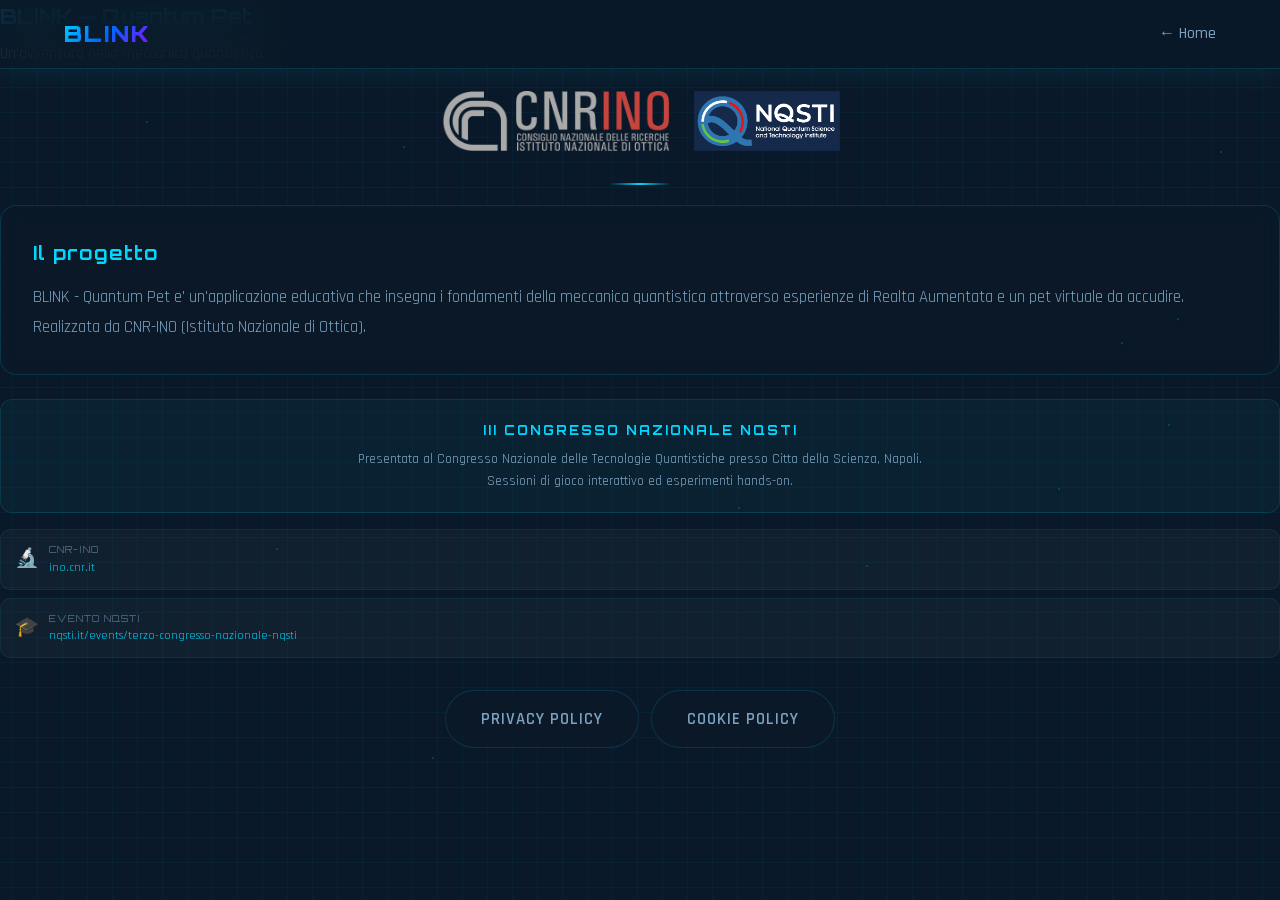
<file: pages/info.html>
<!DOCTYPE html>
<html lang="it">
<head>
  <meta charset="UTF-8">
  <meta name="viewport" content="width=device-width, initial-scale=1.0">
  <title>Info — BLINK Quantum Pet</title>
  <link rel="stylesheet" href="../css/style.css">
  <style>
    .info-logos {
      display: flex; justify-content: center; gap: 24px;
      align-items: center; margin: 24px 0;
      flex-wrap: wrap;
    }
    .info-logo {
      height: 60px; width: auto;
      filter: brightness(1.1);
      transition: transform 0.2s;
    }
    .info-logo:active { transform: scale(1.05); }
    .info-divider {
      width: 60px; height: 2px; margin: 20px auto;
      background: linear-gradient(90deg, transparent, var(--neon-cyan), transparent);
    }
    .info-event {
      text-align: center; padding: 20px;
      background: rgba(0,217,255,0.04);
      border: 1px solid rgba(0,217,255,0.12);
      border-radius: 12px; margin: 16px 0;
    }
    .info-event-title {
      font-family: 'Orbitron', sans-serif; font-size: 0.8rem;
      font-weight: 700; color: var(--neon-cyan);
      letter-spacing: 2px; text-transform: uppercase;
      margin-bottom: 8px;
    }
    .info-event-desc {
      font-size: 0.85rem; color: var(--text-dim);
      line-height: 1.6;
    }
    .info-event-desc a {
      color: var(--neon-cyan); text-decoration: none;
    }
    .info-links {
      display: flex; flex-direction: column; gap: 8px;
      margin-top: 16px;
    }
    .info-link {
      display: flex; align-items: center; gap: 10px;
      padding: 12px 14px;
      background: rgba(255,255,255,0.03);
      border: 1px solid rgba(0,217,255,0.08);
      border-radius: 10px;
      text-decoration: none; color: var(--text-dim);
      font-size: 0.8rem; transition: border-color 0.2s;
    }
    .info-link:active { border-color: var(--neon-cyan); }
    .info-link-icon {
      font-size: 1.2rem; flex-shrink: 0;
    }
    .info-link-label {
      font-family: 'Orbitron', sans-serif; font-size: 0.6rem;
      color: var(--text-muted); letter-spacing: 1px;
      text-transform: uppercase;
    }
    .info-link-url {
      color: var(--neon-cyan); font-size: 0.75rem;
      word-break: break-all;
    }
  </style>
</head>
<body>

  <nav class="nav">
    <div class="nav-inner">
      <a href="../index.html" class="nav-logo">BLINK</a>
      <a href="../index.html" class="nav-back">&larr; Home</a>
    </div>
  </nav>

  <main class="level-content">
    <h1 class="level-title" style="font-size:1.3rem;">BLINK — Quantum Pet</h1>
    <p class="level-subtitle">Un'avventura nella meccanica quantistica</p>

    <!-- Logos -->
    <div class="info-logos">
      <a href="https://www.ino.cnr.it/" target="_blank" rel="noopener">
        <img class="info-logo" src="../assets/logos/cnr-ino.png" alt="CNR-INO">
      </a>
      <a href="https://nqsti.it/" target="_blank" rel="noopener">
        <img class="info-logo" src="../assets/logos/nqsti.png" alt="NQSTI">
      </a>
    </div>

    <div class="info-divider"></div>

    <!-- Event -->
    <div class="card fade-in-up stagger-1">
      <h3 class="card-heading">Il progetto</h3>
      <p class="card-text">BLINK - Quantum Pet e' un'applicazione educativa che insegna i fondamenti della meccanica quantistica attraverso esperienze di Realta Aumentata e un pet virtuale da accudire. Realizzata da CNR-INO (Istituto Nazionale di Ottica).</p>
    </div>

    <div class="info-event fade-in-up stagger-2">
      <div class="info-event-title">III Congresso Nazionale NQSTI</div>
      <div class="info-event-desc">
        Presentata al Congresso Nazionale delle Tecnologie Quantistiche presso Citta della Scienza, Napoli.<br>
        Sessioni di gioco interattivo ed esperimenti hands-on.
      </div>
    </div>

    <!-- Links -->
    <div class="info-links fade-in-up stagger-3">
      <a href="https://www.ino.cnr.it/?page_id=15732" target="_blank" rel="noopener" class="info-link">
        <span class="info-link-icon">🔬</span>
        <div>
          <div class="info-link-label">CNR-INO</div>
          <div class="info-link-url">ino.cnr.it</div>
        </div>
      </a>
      <a href="https://nqsti.it/events/terzo-congresso-nazionale-nqsti" target="_blank" rel="noopener" class="info-link">
        <span class="info-link-icon">🎓</span>
        <div>
          <div class="info-link-label">Evento NQSTI</div>
          <div class="info-link-url">nqsti.it/events/terzo-congresso-nazionale-nqsti</div>
        </div>
      </a>
    </div>

    <!-- Legal -->
    <div class="fade-in-up stagger-4" style="text-align:center; margin-top:2rem;">
      <a href="privacy.html" class="btn btn-ghost" style="margin-right:8px;">Privacy Policy</a>
      <a href="cookie.html" class="btn btn-ghost">Cookie Policy</a>
    </div>
  </main>

  <script src="../js/main.js"></script>
</body>
</html>
</file>
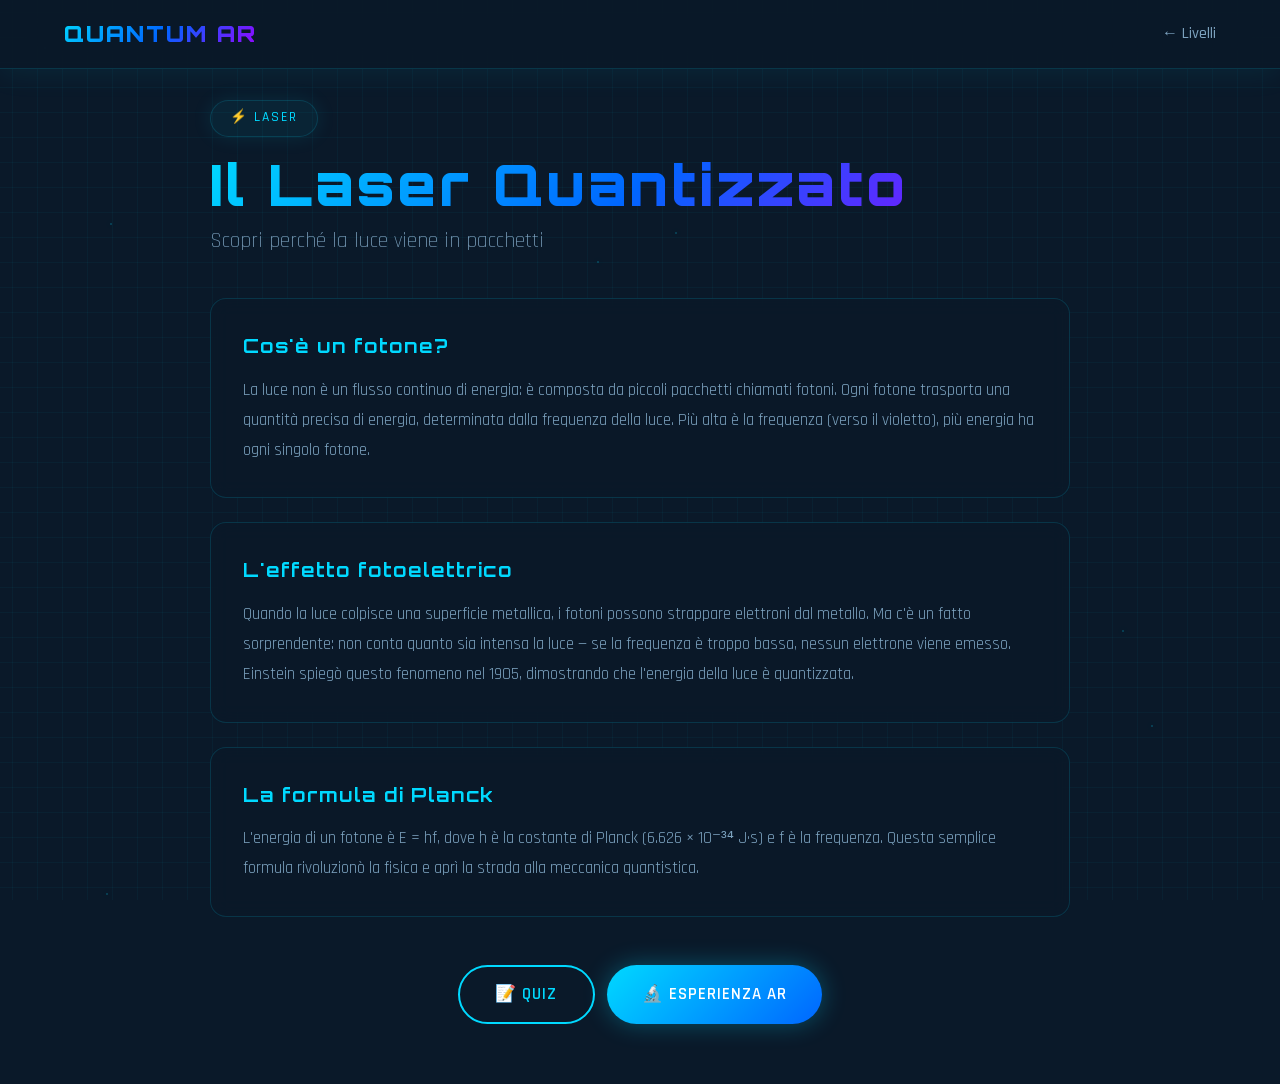
<file: pages/laser.html>
<!DOCTYPE html>
<html lang="it">
<head>
  <meta charset="UTF-8">
  <meta name="viewport" content="width=device-width, initial-scale=1.0">
  <title>Il Laser Quantizzato — Quantum AR</title>
  <link rel="stylesheet" href="../css/style.css">
</head>
<body>

  <nav class="nav">
    <div class="nav-inner">
      <a href="../index.html" class="nav-logo">QUANTUM AR</a>
      <a href="../index.html" class="nav-back">← Livelli</a>
    </div>
  </nav>

  <main class="page">
    <span class="section-label" id="level-label">⚡ LASER</span>
    <h1 class="page-title" id="level-title">Il Laser Quantizzato</h1>
    <p class="page-subtitle" id="level-subtitle">Scopri perché la luce viene in pacchetti</p>

    <div id="intro-cards"></div>

    <!-- Action buttons -->
    <div class="btn-group" style="justify-content:center; margin-top:3rem;">
      <a href="quiz.html?level=laser" class="btn btn-secondary">📝 Quiz</a>
      <a href="ar.html?level=laser" class="btn btn-primary">🔬 Esperienza AR</a>
    </div>
  </main>

  <script src="../js/main.js"></script>
  <script>
    (async function () {
      let data;
      try {
        const res = await fetch('../data/laser.json');
        data = await res.json();
      } catch (e) {
        document.getElementById('intro-cards').innerHTML =
          '<p style="color:var(--neon-red);">Errore caricamento dati.</p>';
        return;
      }

      document.getElementById('level-label').textContent = `${data.icon} ${data.id.toUpperCase()}`;
      document.getElementById('level-title').textContent = data.title;
      document.getElementById('level-subtitle').textContent = data.subtitle;

      const container = document.getElementById('intro-cards');
      data.intro.sections.forEach((s, i) => {
        const div = document.createElement('div');
        div.className = `card fade-in-up stagger-${Math.min(i + 1, 4)}`;
        div.innerHTML = `<h3 class="card-heading">${s.heading}</h3><p class="card-text">${s.text}</p>`;
        container.appendChild(div);
      });
    })();
  </script>
</body>
</html>
</file>
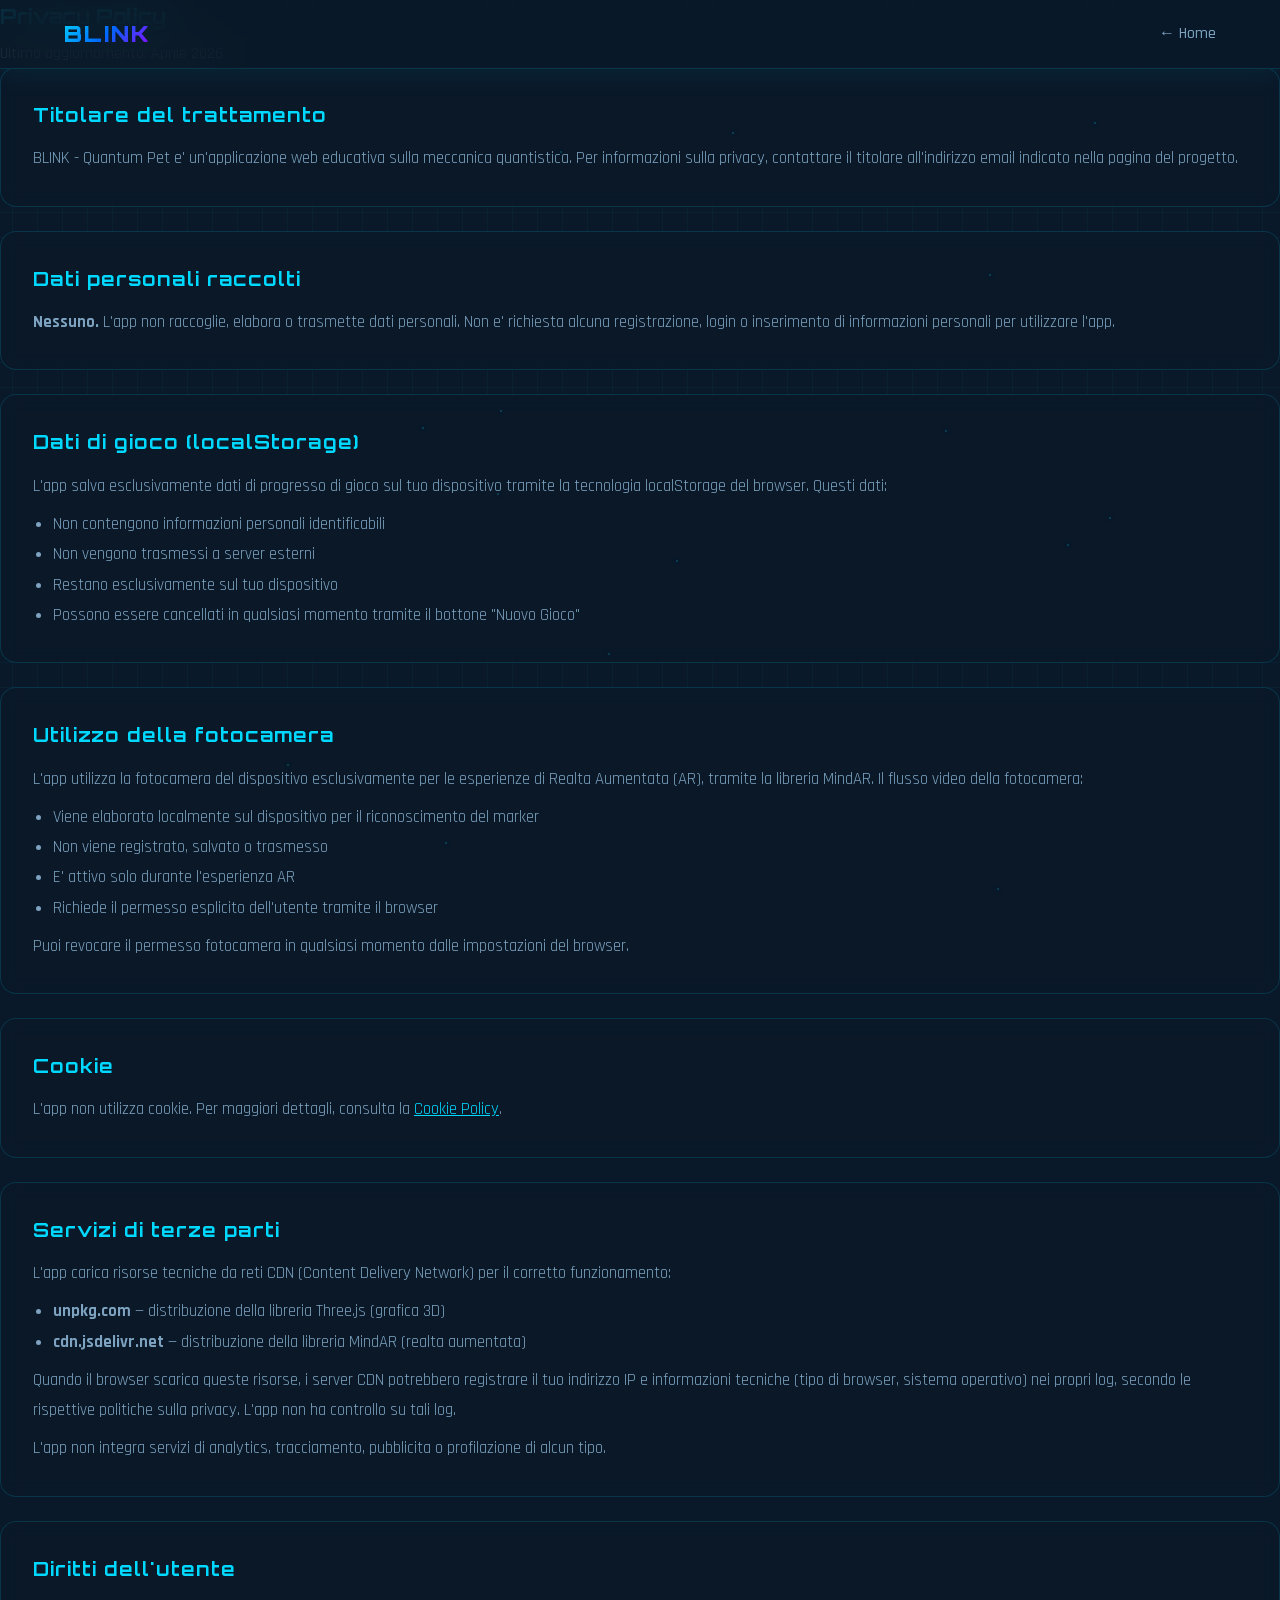
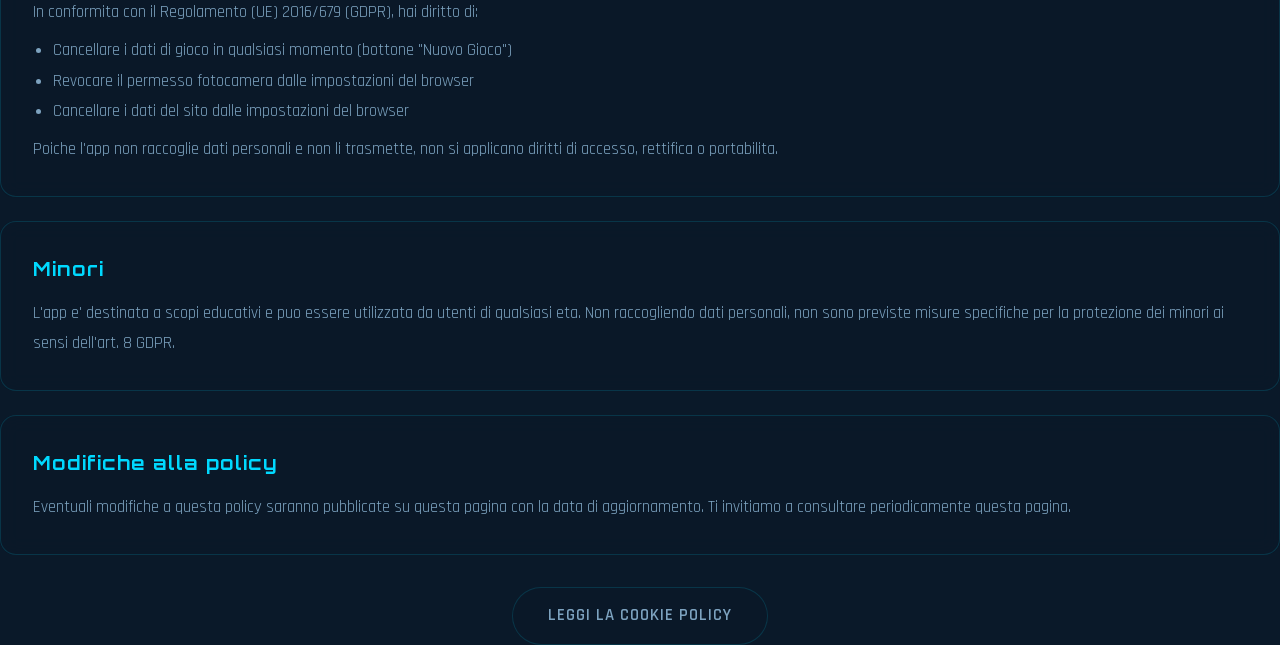
<file: pages/privacy.html>
<!DOCTYPE html>
<html lang="it">
<head>
  <meta charset="UTF-8">
  <meta name="viewport" content="width=device-width, initial-scale=1.0">
  <title>Privacy Policy — BLINK Quantum Pet</title>
  <link rel="stylesheet" href="../css/style.css">
</head>
<body>

  <nav class="nav">
    <div class="nav-inner">
      <a href="../index.html" class="nav-logo">BLINK</a>
      <a href="../index.html" class="nav-back">&larr; Home</a>
    </div>
  </nav>

  <main class="level-content">
    <h1 class="level-title" style="font-size:1.3rem;">Privacy Policy</h1>
    <p class="level-subtitle">Ultimo aggiornamento: Aprile 2026</p>

    <div class="card fade-in-up stagger-1">
      <h3 class="card-heading">Titolare del trattamento</h3>
      <p class="card-text">BLINK - Quantum Pet e' un'applicazione web educativa sulla meccanica quantistica. Per informazioni sulla privacy, contattare il titolare all'indirizzo email indicato nella pagina del progetto.</p>
    </div>

    <div class="card fade-in-up stagger-1">
      <h3 class="card-heading">Dati personali raccolti</h3>
      <p class="card-text"><strong>Nessuno.</strong> L'app non raccoglie, elabora o trasmette dati personali. Non e' richiesta alcuna registrazione, login o inserimento di informazioni personali per utilizzare l'app.</p>
    </div>

    <div class="card fade-in-up stagger-2">
      <h3 class="card-heading">Dati di gioco (localStorage)</h3>
      <p class="card-text">L'app salva esclusivamente dati di progresso di gioco sul tuo dispositivo tramite la tecnologia localStorage del browser. Questi dati:</p>
      <ul class="card-text" style="margin-top:8px; padding-left:20px; line-height:1.8;">
        <li>Non contengono informazioni personali identificabili</li>
        <li>Non vengono trasmessi a server esterni</li>
        <li>Restano esclusivamente sul tuo dispositivo</li>
        <li>Possono essere cancellati in qualsiasi momento tramite il bottone "Nuovo Gioco"</li>
      </ul>
    </div>

    <div class="card fade-in-up stagger-2">
      <h3 class="card-heading">Utilizzo della fotocamera</h3>
      <p class="card-text">L'app utilizza la fotocamera del dispositivo esclusivamente per le esperienze di Realta Aumentata (AR), tramite la libreria MindAR. Il flusso video della fotocamera:</p>
      <ul class="card-text" style="margin-top:8px; padding-left:20px; line-height:1.8;">
        <li>Viene elaborato localmente sul dispositivo per il riconoscimento del marker</li>
        <li>Non viene registrato, salvato o trasmesso</li>
        <li>E' attivo solo durante l'esperienza AR</li>
        <li>Richiede il permesso esplicito dell'utente tramite il browser</li>
      </ul>
      <p class="card-text" style="margin-top:8px;">Puoi revocare il permesso fotocamera in qualsiasi momento dalle impostazioni del browser.</p>
    </div>

    <div class="card fade-in-up stagger-3">
      <h3 class="card-heading">Cookie</h3>
      <p class="card-text">L'app non utilizza cookie. Per maggiori dettagli, consulta la <a href="cookie.html" style="color:var(--neon-cyan);">Cookie Policy</a>.</p>
    </div>

    <div class="card fade-in-up stagger-3">
      <h3 class="card-heading">Servizi di terze parti</h3>
      <p class="card-text">L'app carica risorse tecniche da reti CDN (Content Delivery Network) per il corretto funzionamento:</p>
      <ul class="card-text" style="margin-top:8px; padding-left:20px; line-height:1.8;">
        <li><strong>unpkg.com</strong> — distribuzione della libreria Three.js (grafica 3D)</li>
        <li><strong>cdn.jsdelivr.net</strong> — distribuzione della libreria MindAR (realta aumentata)</li>
      </ul>
      <p class="card-text" style="margin-top:8px;">Quando il browser scarica queste risorse, i server CDN potrebbero registrare il tuo indirizzo IP e informazioni tecniche (tipo di browser, sistema operativo) nei propri log, secondo le rispettive politiche sulla privacy. L'app non ha controllo su tali log.</p>
      <p class="card-text" style="margin-top:8px;">L'app non integra servizi di analytics, tracciamento, pubblicita o profilazione di alcun tipo.</p>
    </div>

    <div class="card fade-in-up stagger-4">
      <h3 class="card-heading">Diritti dell'utente</h3>
      <p class="card-text">In conformita con il Regolamento (UE) 2016/679 (GDPR), hai diritto di:</p>
      <ul class="card-text" style="margin-top:8px; padding-left:20px; line-height:1.8;">
        <li>Cancellare i dati di gioco in qualsiasi momento (bottone "Nuovo Gioco")</li>
        <li>Revocare il permesso fotocamera dalle impostazioni del browser</li>
        <li>Cancellare i dati del sito dalle impostazioni del browser</li>
      </ul>
      <p class="card-text" style="margin-top:8px;">Poiche l'app non raccoglie dati personali e non li trasmette, non si applicano diritti di accesso, rettifica o portabilita.</p>
    </div>

    <div class="card fade-in-up stagger-4">
      <h3 class="card-heading">Minori</h3>
      <p class="card-text">L'app e' destinata a scopi educativi e puo essere utilizzata da utenti di qualsiasi eta. Non raccogliendo dati personali, non sono previste misure specifiche per la protezione dei minori ai sensi dell'art. 8 GDPR.</p>
    </div>

    <div class="card fade-in-up stagger-4">
      <h3 class="card-heading">Modifiche alla policy</h3>
      <p class="card-text">Eventuali modifiche a questa policy saranno pubblicate su questa pagina con la data di aggiornamento. Ti invitiamo a consultare periodicamente questa pagina.</p>
    </div>

    <div style="text-align:center; margin-top:2rem;">
      <a href="cookie.html" class="btn btn-ghost">Leggi la Cookie Policy</a>
    </div>
  </main>

  <script src="../js/main.js"></script>
</body>
</html>
</file>
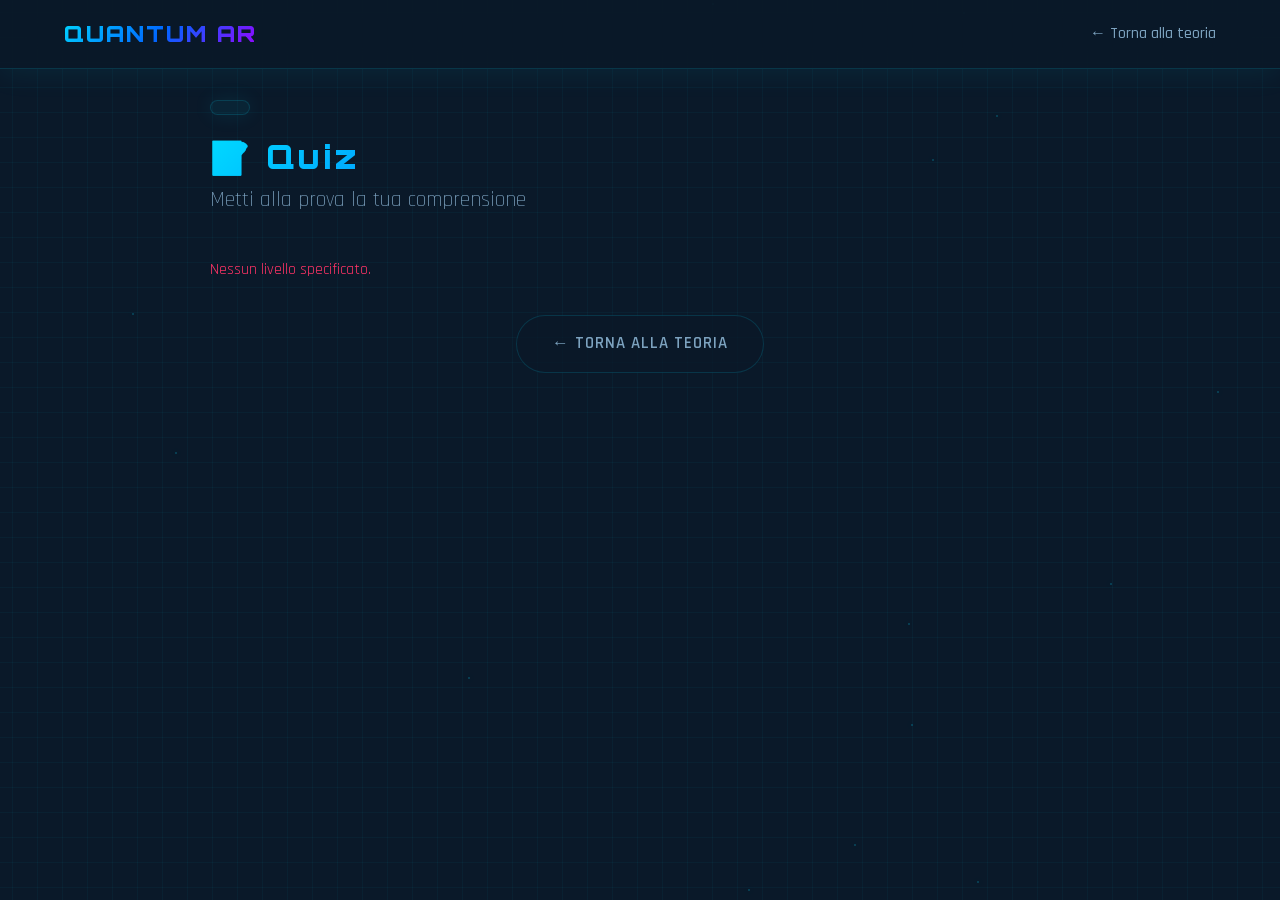
<file: pages/quiz.html>
<!DOCTYPE html>
<html lang="it">
<head>
  <meta charset="UTF-8">
  <meta name="viewport" content="width=device-width, initial-scale=1.0">
  <title>Quiz — Quantum AR</title>
  <link rel="stylesheet" href="../css/style.css">
</head>
<body>

  <nav class="nav">
    <div class="nav-inner">
      <a href="../index.html" class="nav-logo">QUANTUM AR</a>
      <a id="back-link" href="../index.html" class="nav-back">← Torna alla teoria</a>
    </div>
  </nav>

  <main class="page">
    <span class="section-label" id="level-label"></span>
    <h1 class="page-title" style="font-size:2rem;">📝 Quiz</h1>
    <p class="page-subtitle" id="quiz-subtitle">Metti alla prova la tua comprensione</p>

    <div id="quiz-container"></div>

    <div style="text-align:center; margin-top:2rem;">
      <a id="back-btn" href="../index.html" class="btn btn-ghost">← Torna alla teoria</a>
    </div>
  </main>

  <script src="../js/main.js"></script>
  <script src="../js/gamedata.js"></script>
  <script src="../js/quiz.js"></script>
  <script>
    (async function () {
      const params = new URLSearchParams(window.location.search);
      const level = params.get('level');

      if (!level) {
        document.getElementById('quiz-container').innerHTML =
          '<p style="color:var(--neon-red);">Nessun livello specificato.</p>';
        return;
      }

      const jsonPath = `../data/${level}.json`;
      const theoryPage = level === 'doppia-fenditura' ? 'slit.html' : `${level}.html`;

      document.getElementById('back-link').href = theoryPage;
      document.getElementById('back-btn').href = theoryPage;

      let data;
      try {
        const res = await fetch(jsonPath);
        data = await res.json();
      } catch (e) {
        document.getElementById('quiz-container').innerHTML =
          `<p style="color:var(--neon-red);">Errore: impossibile caricare ${jsonPath}</p>`;
        return;
      }

      document.getElementById('level-label').textContent = `${data.icon} ${data.title}`;
      document.getElementById('quiz-subtitle').textContent =
        `${data.quiz.questions.length} domande — servono ${data.quiz.pass_threshold} risposte corrette`;

      const quiz = new Quiz({
        data: data.quiz,
        container: '#quiz-container',
        onPass: () => {
          GameData.rewardQuiz(level);
          window.location.href = '../index.html';
        },
        onFail: () => {}
      });
      quiz.render();
    })();
  </script>
</body>
</html>
</file>
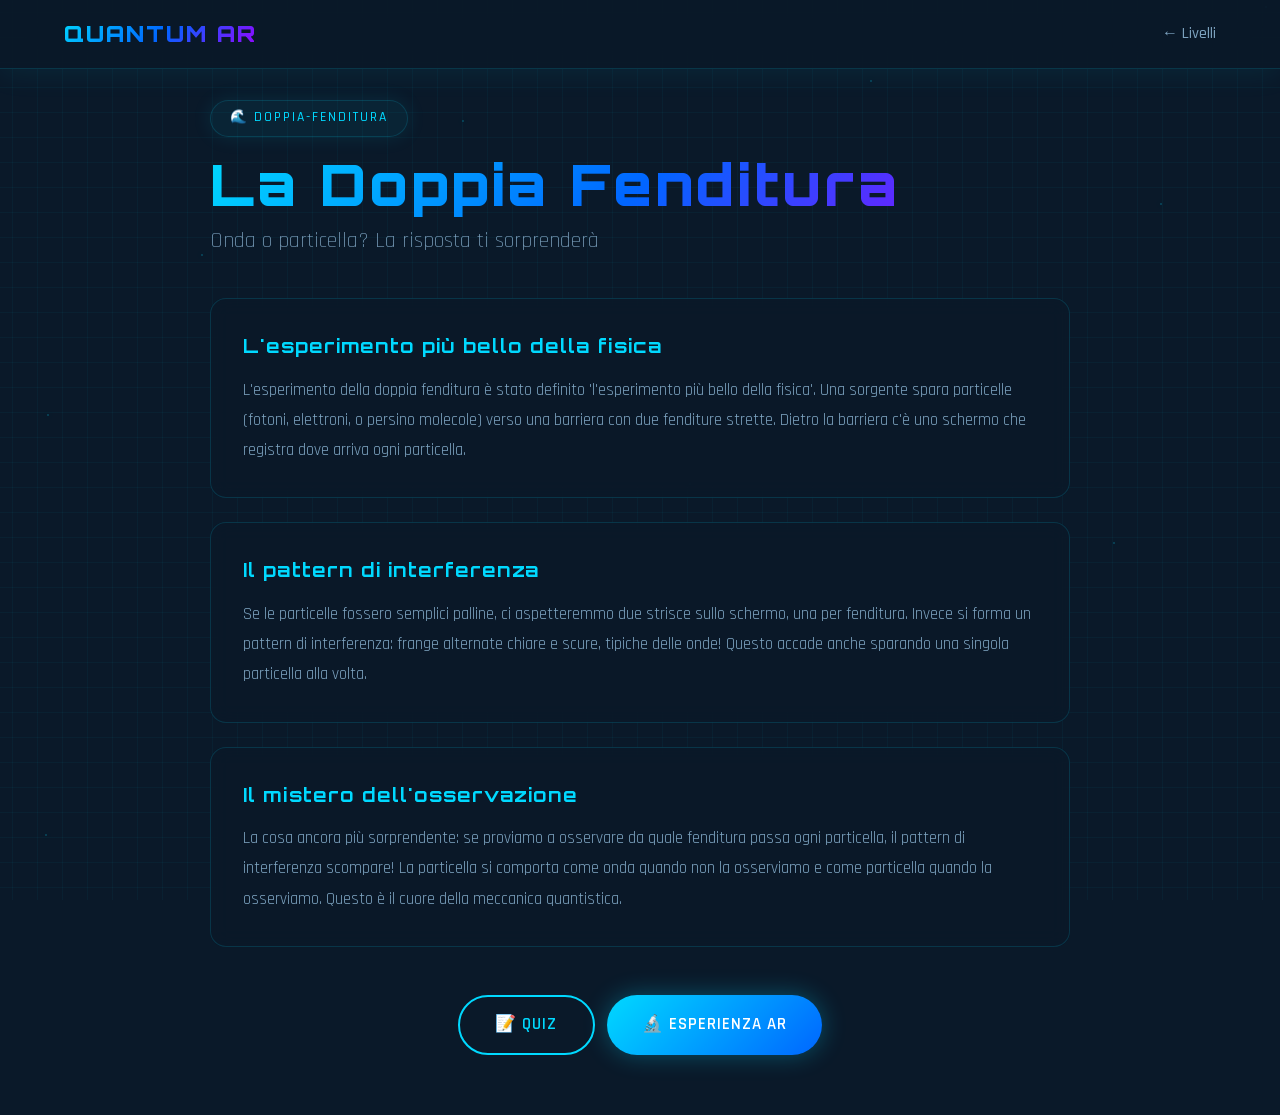
<file: pages/slit.html>
<!DOCTYPE html>
<html lang="it">
<head>
  <meta charset="UTF-8">
  <meta name="viewport" content="width=device-width, initial-scale=1.0">
  <title>La Doppia Fenditura — Quantum AR</title>
  <link rel="stylesheet" href="../css/style.css">
</head>
<body>

  <nav class="nav">
    <div class="nav-inner">
      <a href="../index.html" class="nav-logo">QUANTUM AR</a>
      <a href="../index.html" class="nav-back">← Livelli</a>
    </div>
  </nav>

  <main class="page">
    <span class="section-label" id="level-label">🌊 DOPPIA-FENDITURA</span>
    <h1 class="page-title" id="level-title">La Doppia Fenditura</h1>
    <p class="page-subtitle" id="level-subtitle">Onda o particella? La risposta ti sorprenderà</p>

    <div id="intro-cards"></div>

    <div class="btn-group" style="justify-content:center; margin-top:3rem;">
      <a href="quiz.html?level=doppia-fenditura" class="btn btn-secondary">📝 Quiz</a>
      <a href="ar.html?level=doppia-fenditura" class="btn btn-primary">🔬 Esperienza AR</a>
    </div>
  </main>

  <script src="../js/main.js"></script>
  <script>
    (async function () {
      let data;
      try {
        const res = await fetch('../data/doppia-fenditura.json');
        data = await res.json();
      } catch (e) {
        document.getElementById('intro-cards').innerHTML =
          '<p style="color:var(--neon-red);">Errore caricamento dati.</p>';
        return;
      }

      document.getElementById('level-label').textContent = `${data.icon} ${data.id.toUpperCase()}`;
      document.getElementById('level-title').textContent = data.title;
      document.getElementById('level-subtitle').textContent = data.subtitle;

      const container = document.getElementById('intro-cards');
      data.intro.sections.forEach((s, i) => {
        const div = document.createElement('div');
        div.className = `card fade-in-up stagger-${Math.min(i + 1, 4)}`;
        div.innerHTML = `<h3 class="card-heading">${s.heading}</h3><p class="card-text">${s.text}</p>`;
        container.appendChild(div);
      });
    })();
  </script>
</body>
</html>
</file>
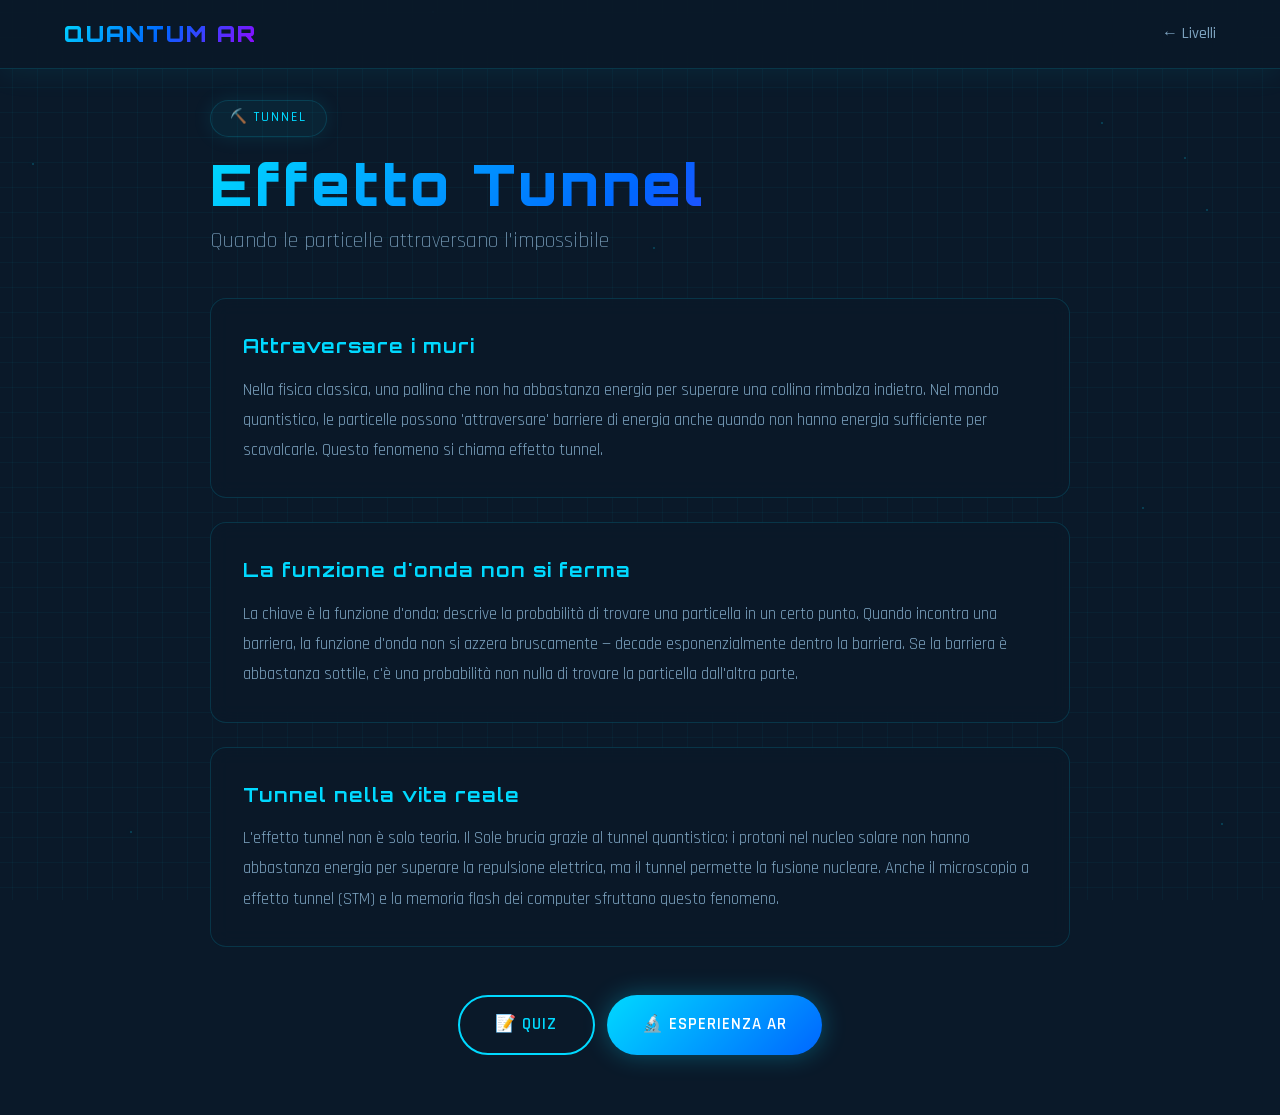
<file: pages/tunnel.html>
<!DOCTYPE html>
<html lang="it">
<head>
  <meta charset="UTF-8">
  <meta name="viewport" content="width=device-width, initial-scale=1.0">
  <title>Effetto Tunnel — Quantum AR</title>
  <link rel="stylesheet" href="../css/style.css">
</head>
<body>
  <nav class="nav"><div class="nav-inner">
    <a href="../index.html" class="nav-logo">QUANTUM AR</a>
    <a href="../index.html" class="nav-back">← Livelli</a>
  </div></nav>
  <main class="page">
    <span class="section-label" id="level-label"></span>
    <h1 class="page-title" id="level-title"></h1>
    <p class="page-subtitle" id="level-subtitle"></p>
    <div id="intro-cards"></div>
    <div class="btn-group" style="justify-content:center; margin-top:3rem;">
      <a href="quiz.html?level=tunnel" class="btn btn-secondary">📝 Quiz</a>
      <a href="ar.html?level=tunnel" class="btn btn-primary">🔬 Esperienza AR</a>
    </div>
  </main>
  <script src="../js/main.js"></script>
  <script>
    (async function () {
      let data;
      try { const r = await fetch('../data/tunnel.json'); data = await r.json(); } catch(e) { return; }
      document.getElementById('level-label').textContent = `${data.icon} ${data.id.toUpperCase()}`;
      document.getElementById('level-title').textContent = data.title;
      document.getElementById('level-subtitle').textContent = data.subtitle;
      const c = document.getElementById('intro-cards');
      data.intro.sections.forEach((s, i) => {
        const d = document.createElement('div');
        d.className = `card fade-in-up stagger-${Math.min(i+1,4)}`;
        d.innerHTML = `<h3 class="card-heading">${s.heading}</h3><p class="card-text">${s.text}</p>`;
        c.appendChild(d);
      });
    })();
  </script>
</body>
</html>
</file>
<file: css/style.css>
/* ══════════════════════════════════════
   QUANTUM AR — Global Styles v2
   Landing + Theory + Quiz + Fullscreen AR
   ══════════════════════════════════════ */

/* Self-hosted fonts — no Google traffic */
@font-face {
  font-family: 'Orbitron';
  font-style: normal;
  font-weight: 400 900;
  font-display: swap;
  src: url('fonts/orbitron.woff2') format('woff2');
}
@font-face {
  font-family: 'Rajdhani';
  font-style: normal;
  font-weight: 300;
  font-display: swap;
  src: url('fonts/rajdhani-light.woff2') format('woff2');
}
@font-face {
  font-family: 'Rajdhani';
  font-style: normal;
  font-weight: 400;
  font-display: swap;
  src: url('fonts/rajdhani-regular.woff2') format('woff2');
}
@font-face {
  font-family: 'Rajdhani';
  font-style: normal;
  font-weight: 500;
  font-display: swap;
  src: url('fonts/rajdhani-medium.woff2') format('woff2');
}
@font-face {
  font-family: 'Rajdhani';
  font-style: normal;
  font-weight: 600;
  font-display: swap;
  src: url('fonts/rajdhani-semibold.woff2') format('woff2');
}
@font-face {
  font-family: 'Rajdhani';
  font-style: normal;
  font-weight: 700;
  font-display: swap;
  src: url('fonts/rajdhani-bold.woff2') format('woff2');
}

:root {
  --quantum-blue: #0a1929;
  --quantum-deep: #060e1a;
  --neon-cyan: #00d9ff;
  --neon-blue: #0066ff;
  --neon-purple: #9d00ff;
  --neon-green: #00ff88;
  --neon-red: #ff3366;
  --neon-yellow: #ffe066;
  --glass: rgba(10, 25, 41, 0.7);
  --glass-light: rgba(0, 217, 255, 0.06);
  --glass-border: rgba(0, 217, 255, 0.15);
  --text-light: #e0f4ff;
  --text-dim: #7da3c0;
  --text-muted: #4a6a85;
  --radius: 16px;
  --radius-sm: 8px;
  --radius-pill: 50px;
}

* { margin: 0; padding: 0; box-sizing: border-box; }
html { scroll-behavior: smooth; -webkit-text-size-adjust: 100%; }

body {
  font-family: 'Rajdhani', sans-serif;
  background: var(--quantum-blue);
  color: var(--text-light);
  overflow-x: hidden;
  min-height: 100vh;
  line-height: 1.6;
}

/* Holographic grid */
body::before {
  content: '';
  position: fixed; inset: 0;
  background:
    linear-gradient(0deg, transparent 24%, rgba(0,217,255,0.04) 25%, rgba(0,217,255,0.04) 26%, transparent 27%, transparent 74%, rgba(0,217,255,0.04) 75%, rgba(0,217,255,0.04) 76%, transparent 77%),
    linear-gradient(90deg, transparent 24%, rgba(0,217,255,0.04) 25%, rgba(0,217,255,0.04) 26%, transparent 27%, transparent 74%, rgba(0,217,255,0.04) 75%, rgba(0,217,255,0.04) 76%, transparent 77%);
  background-size: 50px 50px;
  animation: gridMove 25s linear infinite;
  z-index: 0; pointer-events: none;
}
@keyframes gridMove { to { transform: translate(50px, 50px); } }

/* ── Navigation ── */
.nav {
  position: fixed; top: 0; width: 100%;
  background: rgba(10, 25, 41, 0.85);
  backdrop-filter: blur(20px); -webkit-backdrop-filter: blur(20px);
  border-bottom: 1px solid var(--glass-border);
  z-index: 100; padding: 1rem 5%;
  box-shadow: 0 4px 30px rgba(0,217,255,0.08);
}
.nav-inner {
  max-width: 1200px; margin: 0 auto;
  display: flex; justify-content: space-between; align-items: center;
}
.nav-logo {
  font-family: 'Orbitron', sans-serif; font-size: 1.4rem; font-weight: 900;
  background: linear-gradient(135deg, var(--neon-cyan), var(--neon-blue), var(--neon-purple));
  -webkit-background-clip: text; -webkit-text-fill-color: transparent;
  text-decoration: none; letter-spacing: 2px;
}
.nav-back {
  color: var(--text-dim); text-decoration: none; font-size: 1rem; font-weight: 500;
  display: flex; align-items: center; gap: 6px; transition: color 0.3s;
}
.nav-back:hover { color: var(--neon-cyan); }

/* ── Page wrapper ── */
.page {
  position: relative; z-index: 10;
  max-width: 900px; margin: 0 auto;
  padding: 100px 20px 60px;
}
.page-wide { max-width: 1100px; }

/* ── Typography ── */
.section-label {
  display: inline-flex; align-items: center; gap: 8px;
  padding: 0.4rem 1.2rem;
  background: var(--glass-light); border: 1px solid var(--glass-border);
  border-radius: var(--radius-pill);
  font-size: 0.85rem; font-weight: 500; letter-spacing: 2px;
  text-transform: uppercase; color: var(--neon-cyan);
  margin-bottom: 1rem;
  box-shadow: 0 0 20px rgba(0,217,255,0.1);
}
.page-title {
  font-family: 'Orbitron', sans-serif;
  font-size: clamp(2rem, 5vw, 3.5rem); font-weight: 900;
  background: linear-gradient(135deg, var(--neon-cyan), var(--neon-blue), var(--neon-purple));
  -webkit-background-clip: text; -webkit-text-fill-color: transparent;
  line-height: 1.15; margin-bottom: 0.5rem; letter-spacing: 3px;
}
.page-subtitle {
  font-size: 1.3rem; color: var(--text-dim); font-weight: 300; margin-bottom: 2.5rem;
}

/* ── Cards ── */
.card {
  background: var(--glass); border: 1px solid var(--glass-border);
  border-radius: var(--radius); padding: 2rem; margin-bottom: 1.5rem;
  backdrop-filter: blur(10px); -webkit-backdrop-filter: blur(10px);
  transition: border-color 0.3s, box-shadow 0.3s;
}
.card:hover {
  border-color: rgba(0,217,255,0.35);
  box-shadow: 0 4px 30px rgba(0,217,255,0.1);
}
.card-heading {
  font-family: 'Orbitron', sans-serif; font-size: 1.2rem;
  color: var(--neon-cyan); margin-bottom: 0.8rem; font-weight: 700; letter-spacing: 1px;
}
.card-text { color: var(--text-dim); font-size: 1.05rem; line-height: 1.8; }

/* ── Landing: Level cards grid ── */
.levels-grid {
  display: grid;
  grid-template-columns: repeat(auto-fit, minmax(280px, 1fr));
  gap: 1.5rem; margin-top: 2rem;
}
.level-card {
  background: var(--glass); border: 1px solid var(--glass-border);
  border-radius: var(--radius); padding: 2.5rem 2rem;
  text-decoration: none; color: inherit;
  transition: all 0.4s ease; position: relative; overflow: hidden;
}
.level-card::before {
  content: ''; position: absolute; top: 0; left: -100%;
  width: 100%; height: 100%;
  background: linear-gradient(90deg, transparent, rgba(0,217,255,0.08), transparent);
  transition: left 0.6s ease;
}
.level-card:hover::before { left: 100%; }
.level-card:hover {
  transform: translateY(-8px); border-color: var(--neon-cyan);
  box-shadow: 0 12px 50px rgba(0,217,255,0.2);
}
.level-icon { font-size: 3rem; margin-bottom: 1rem; filter: drop-shadow(0 0 15px var(--neon-cyan)); }
.level-title {
  font-family: 'Orbitron', sans-serif; font-size: 1.5rem;
  color: var(--neon-cyan); margin-bottom: 0.5rem; font-weight: 700;
}
.level-desc { color: var(--text-dim); font-size: 1rem; line-height: 1.6; }
.level-badge {
  display: inline-block; margin-top: 1rem; padding: 0.3rem 0.9rem;
  border-radius: var(--radius-pill); font-size: 0.75rem; font-weight: 600;
  text-transform: uppercase; letter-spacing: 1px;
  background: rgba(0,255,136,0.1); color: var(--neon-green);
  border: 1px solid rgba(0,255,136,0.3);
}

/* ── Buttons ── */
.btn {
  display: inline-flex; align-items: center; justify-content: center; gap: 8px;
  padding: 0.9rem 2.2rem; border-radius: var(--radius-pill);
  font-family: 'Rajdhani', sans-serif; font-size: 1.05rem; font-weight: 600;
  text-transform: uppercase; letter-spacing: 1px;
  cursor: pointer; transition: all 0.3s ease;
  text-decoration: none; border: none;
}
.btn-primary {
  background: linear-gradient(135deg, var(--neon-cyan), var(--neon-blue));
  color: #fff; box-shadow: 0 0 25px rgba(0,217,255,0.3);
  position: relative; overflow: hidden;
}
.btn-primary::before {
  content: ''; position: absolute; inset: 0;
  background: linear-gradient(90deg, transparent, rgba(255,255,255,0.25), transparent);
  transform: translateX(-100%); transition: transform 0.5s;
}
.btn-primary:hover::before { transform: translateX(100%); }
.btn-primary:hover { transform: translateY(-2px); box-shadow: 0 6px 35px rgba(0,217,255,0.5); }

.btn-secondary {
  background: transparent; color: var(--neon-cyan); border: 2px solid var(--neon-cyan);
}
.btn-secondary:hover {
  background: rgba(0,217,255,0.1); box-shadow: 0 0 25px rgba(0,217,255,0.2);
  transform: translateY(-2px);
}

.btn-ghost {
  background: var(--glass); color: var(--text-dim); border: 1px solid var(--glass-border);
}
.btn-ghost:hover { color: var(--text-light); border-color: rgba(0,217,255,0.3); }

.btn-group {
  display: flex; gap: 12px; flex-wrap: wrap; margin-top: 2rem;
}

/* ── Quiz styles ── */
.quiz-card {
  background: var(--glass); border: 1px solid var(--glass-border);
  border-radius: var(--radius); padding: 1.8rem; margin-bottom: 1rem;
  transition: all 0.4s ease;
}
.quiz-question {
  font-size: 1.1rem; color: var(--text-light); margin-bottom: 1.2rem;
  font-weight: 500; line-height: 1.5;
}
.quiz-buttons { display: flex; gap: 12px; }
.quiz-btn {
  flex: 1; padding: 0.7rem 1.5rem; border-radius: var(--radius-pill);
  font-family: 'Rajdhani', sans-serif; font-size: 1rem; font-weight: 600;
  text-transform: uppercase; letter-spacing: 1px;
  cursor: pointer; transition: all 0.3s ease; border: 2px solid transparent;
}
.quiz-btn-neutral {
  background: rgba(0,217,255,0.06); border-color: rgba(0,217,255,0.2); color: var(--text-light);
}
.quiz-btn-neutral:hover { background: rgba(0,217,255,0.12); border-color: var(--neon-cyan); }
.quiz-btn-correct {
  background: rgba(0,255,136,0.2) !important; border-color: var(--neon-green) !important;
  color: var(--neon-green) !important; box-shadow: 0 0 15px rgba(0,255,136,0.2);
}
.quiz-btn-wrong {
  background: rgba(255,51,102,0.2) !important; border-color: var(--neon-red) !important;
  color: var(--neon-red) !important; box-shadow: 0 0 15px rgba(255,51,102,0.2);
}
.quiz-btn:disabled { opacity: 0.5; cursor: not-allowed; }

.quiz-explanation {
  margin-top: 1rem; padding: 1rem 1.2rem; border-radius: var(--radius-sm);
  font-size: 0.95rem; line-height: 1.6; display: none;
}
.quiz-explanation.visible { display: block; }
.quiz-correct { background: rgba(0,255,136,0.08); border-left: 3px solid var(--neon-green); color: var(--neon-green); }
.quiz-wrong { background: rgba(255,51,102,0.08); border-left: 3px solid var(--neon-red); color: var(--neon-red); }

.quiz-result {
  text-align: center; padding: 2rem; margin-top: 1.5rem;
  background: var(--glass); border: 1px solid var(--glass-border);
  border-radius: var(--radius); display: none;
}
.quiz-result.visible { display: block; }
.quiz-score { font-family: 'Orbitron', sans-serif; font-size: 2.5rem; font-weight: 900; margin-bottom: 0.5rem; }
.quiz-score.pass { color: var(--neon-green); }
.quiz-score.fail { color: var(--neon-red); }
.quiz-message { color: var(--text-dim); font-size: 1.1rem; margin-bottom: 1.5rem; }

/* ══════════════════════════════════════
   FULLSCREEN AR
   ══════════════════════════════════════ */
.ar-fullscreen {
  position: fixed; inset: 0; z-index: 9999;
  background: #000;
}

/* MindAR container fills everything */
.ar-fullscreen #ar-container {
  width: 100%; height: 100%;
  position: relative; overflow: hidden;
}

/* Close button */
.ar-close {
  position: fixed; top: 16px; right: 16px; z-index: 10002;
  width: 48px; height: 48px; border-radius: 50%;
  background: rgba(0,0,0,0.6); border: 1px solid var(--glass-border);
  color: #fff; font-size: 1.4rem; cursor: pointer;
  display: flex; align-items: center; justify-content: center;
  backdrop-filter: blur(10px); -webkit-backdrop-filter: blur(10px);
  transition: background 0.3s;
}
.ar-close:hover { background: rgba(0,0,0,0.8); }

/* AR HUD (top left) */
.ar-hud {
  position: fixed; top: 16px; left: 16px; z-index: 10001;
  display: flex; align-items: center; gap: 8px;
  padding: 8px 16px;
  background: rgba(0,0,0,0.5); border-radius: var(--radius-pill);
  backdrop-filter: blur(10px); -webkit-backdrop-filter: blur(10px);
  font-family: 'Orbitron', sans-serif; font-size: 0.65rem;
  letter-spacing: 2px; text-transform: uppercase; color: var(--neon-cyan);
}
.ar-hud-dot {
  width: 6px; height: 6px; background: var(--neon-red);
  border-radius: 50%; animation: arPulse 1.5s ease infinite;
}
@keyframes arPulse { 0%,100% { opacity: 1; } 50% { opacity: 0.3; } }

/* Tracking banner */
.ar-tracking-banner {
  position: fixed; top: 70px; left: 50%; transform: translateX(-50%);
  z-index: 10001; padding: 8px 20px;
  background: rgba(0,0,0,0.6); border-radius: var(--radius-pill);
  backdrop-filter: blur(10px); -webkit-backdrop-filter: blur(10px);
  font-size: 0.85rem; color: var(--text-dim);
  transition: opacity 0.4s;
}

/* ── Bottom Sheet ── */
.bottom-sheet {
  position: fixed; bottom: 0; left: 0; right: 0;
  z-index: 10001;
  background: rgba(10, 25, 41, 0.92);
  backdrop-filter: blur(24px); -webkit-backdrop-filter: blur(24px);
  border-top: 1px solid var(--glass-border);
  border-radius: 20px 20px 0 0;
  transform: translateY(calc(100% - 56px)); /* collapsed: only handle visible */
  transition: transform 0.35s cubic-bezier(0.33, 1, 0.68, 1);
  max-height: 65vh;
  overflow: hidden;
}
.bottom-sheet.expanded {
  transform: translateY(0);
}

.bottom-sheet-handle {
  width: 100%; padding: 12px 0 8px;
  display: flex; flex-direction: column; align-items: center;
  cursor: grab; user-select: none; -webkit-user-select: none;
}
.bottom-sheet-bar {
  width: 40px; height: 4px;
  background: rgba(255,255,255,0.25); border-radius: 2px;
}
.bottom-sheet-peek {
  font-size: 0.75rem; color: var(--text-muted);
  letter-spacing: 1px; text-transform: uppercase; margin-top: 6px;
}

.bottom-sheet-content {
  padding: 0 20px 28px;
  overflow-y: auto;
  max-height: calc(65vh - 56px);
}

/* AR controls inside bottom sheet */
.ar-control-group {
  background: rgba(255,255,255,0.04);
  border: 1px solid var(--glass-border);
  border-radius: var(--radius-sm);
  padding: 14px; margin-bottom: 10px;
}
.ar-control-label {
  font-family: 'Orbitron', sans-serif; font-size: 0.7rem;
  letter-spacing: 2px; text-transform: uppercase; color: var(--text-muted);
  margin-bottom: 8px; display: flex; justify-content: space-between;
}
.ar-control-value { color: var(--neon-cyan); font-weight: 700; }

.ar-slider {
  -webkit-appearance: none; appearance: none;
  width: 100%; height: 4px;
  background: rgba(255,255,255,0.1); border-radius: 2px; outline: none;
}
.ar-slider::-webkit-slider-thumb {
  -webkit-appearance: none; width: 22px; height: 22px;
  border-radius: 50%; background: var(--neon-cyan); cursor: pointer;
  box-shadow: 0 0 12px rgba(0,217,255,0.5);
}

.ar-toggle {
  position: relative; width: 52px; height: 28px;
  background: rgba(255,255,255,0.1); border-radius: 14px;
  cursor: pointer; border: none; transition: background 0.3s;
}
.ar-toggle::after {
  content: ''; position: absolute; top: 3px; left: 3px;
  width: 22px; height: 22px; background: var(--text-dim);
  border-radius: 50%; transition: all 0.3s;
}
.ar-toggle.active { background: rgba(0,217,255,0.3); }
.ar-toggle.active::after {
  left: 27px; background: var(--neon-cyan);
  box-shadow: 0 0 10px var(--neon-cyan);
}

.ar-feedback {
  margin-top: 10px; padding: 12px;
  background: rgba(0,217,255,0.04);
  border: 1px solid var(--glass-border);
  border-radius: var(--radius-sm);
  color: var(--text-dim); font-size: 0.9rem; line-height: 1.5;
}

/* ── Animations ── */
@keyframes fadeInUp {
  from { opacity: 0; transform: translateY(24px); }
  to { opacity: 1; transform: translateY(0); }
}
.fade-in-up { animation: fadeInUp 0.6s ease forwards; }
.stagger-1 { animation-delay: 0.1s; opacity: 0; }
.stagger-2 { animation-delay: 0.2s; opacity: 0; }
.stagger-3 { animation-delay: 0.3s; opacity: 0; }
.stagger-4 { animation-delay: 0.4s; opacity: 0; }

/* ── Responsive ── */
@media (max-width: 640px) {
  .page { padding: 80px 16px 40px; }
  .card { padding: 1.5rem; }
  .quiz-buttons { flex-direction: column; }
  .btn-group { flex-direction: column; }
  .btn-group .btn { width: 100%; }
}
</file>
